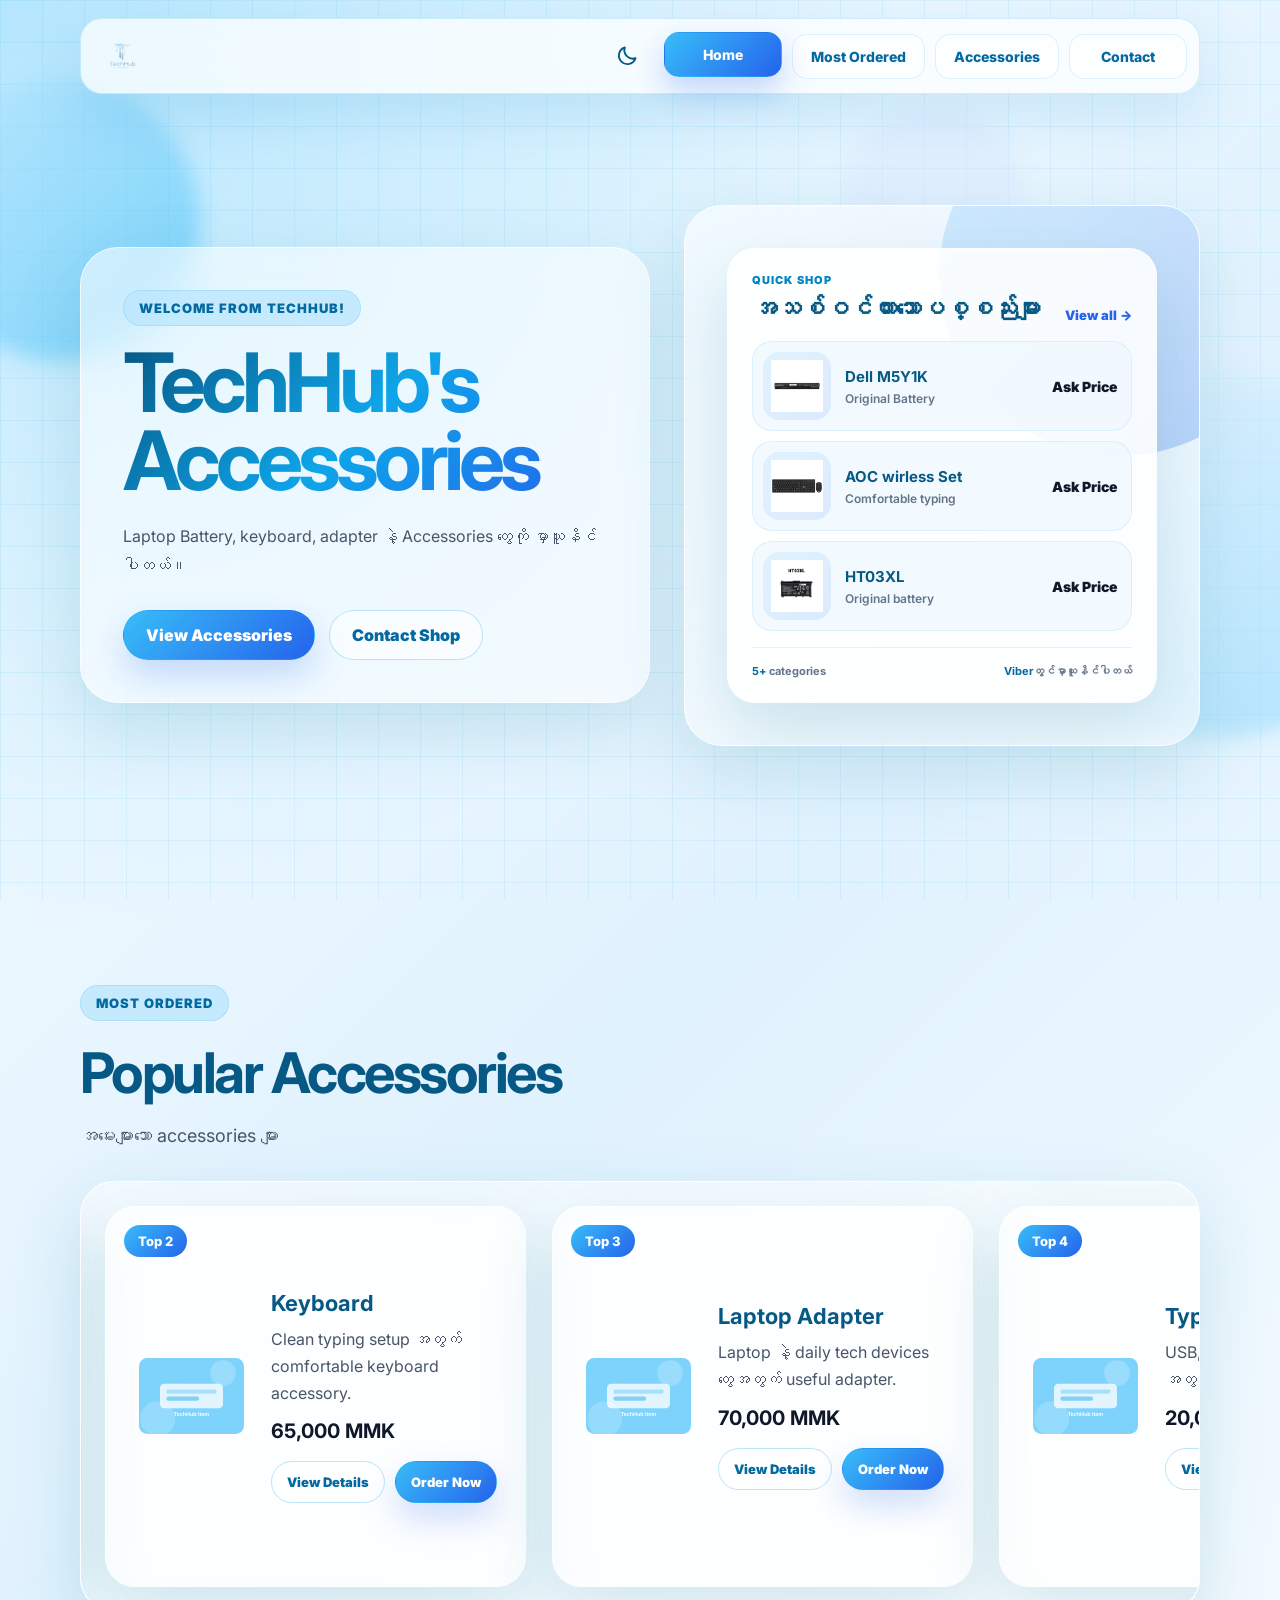
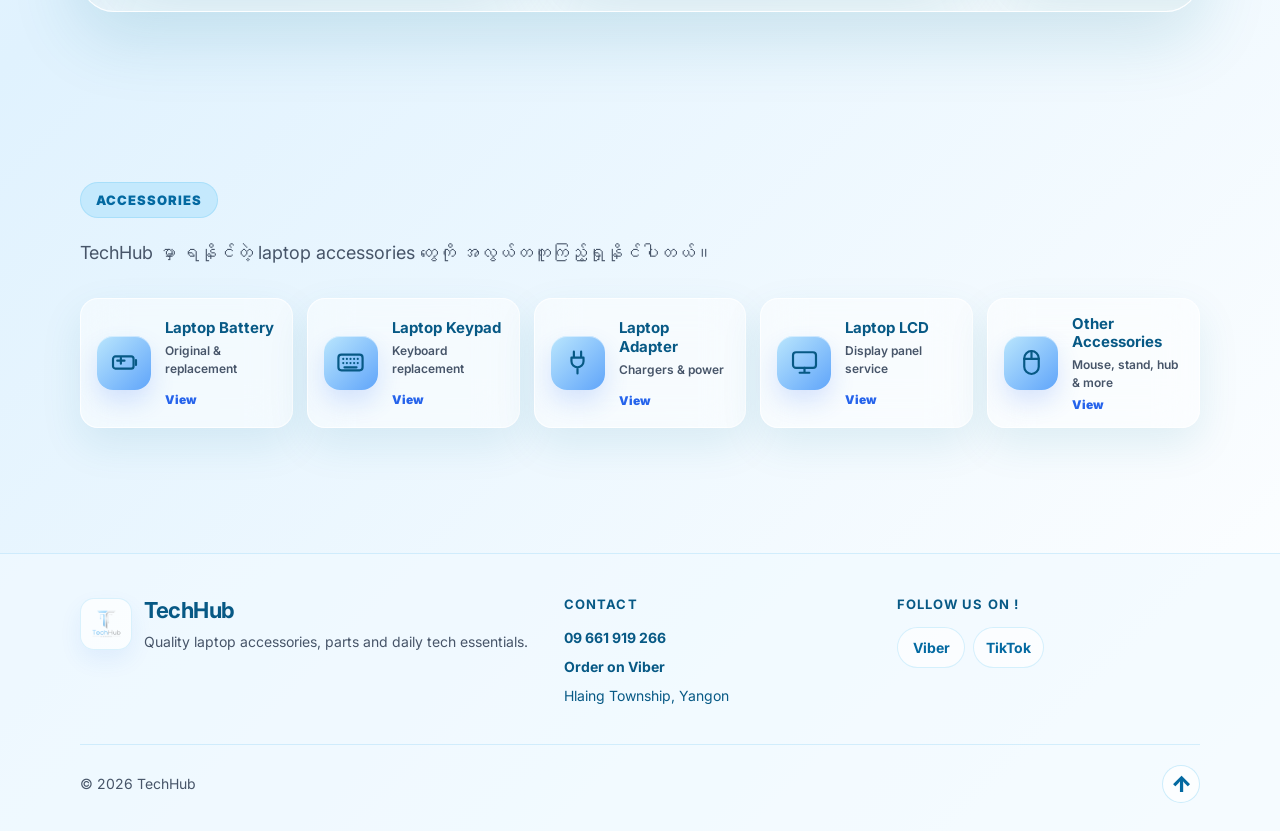
<file: techhub-accessories/index.html>
<!DOCTYPE html>
<html lang="en">
<head>
  <meta charset="UTF-8" />
  <meta name="viewport" content="width=device-width, initial-scale=1.0" />
  <title>TechHub </title>
  <link rel="icon" type="image/png" href="assets/images/logo.png" />

  <link rel="preconnect" href="https://fonts.googleapis.com">
  <link rel="preconnect" href="https://fonts.gstatic.com" crossorigin>
  <link href="https://fonts.googleapis.com/css2?family=Inter:wght@400;500;600;700;800;900&display=swap" rel="stylesheet">

  <script>
    try {
      const savedTheme = localStorage.getItem("techhub-theme");
      const systemTheme = window.matchMedia("(prefers-color-scheme: dark)").matches ? "dark" : "light";
      document.documentElement.dataset.theme = savedTheme || systemTheme;
    } catch (error) {
      document.documentElement.dataset.theme = "light";
    }
  </script>
  <link rel="stylesheet" href="assets/css/style.css" />
</head>


<body>
  <svg class="icon-sprite" aria-hidden="true">
    <symbol id="icon-battery" viewBox="0 0 24 24">
      <rect x="2.5" y="7" width="17" height="10" rx="2"></rect><path d="M21.5 10v4M6 10.5h6M9 8v5"></path>
    </symbol>
    <symbol id="icon-keyboard" viewBox="0 0 24 24">
      <rect x="2" y="5.5" width="20" height="13" rx="2.5"></rect><path d="M6 9h.01M9 9h.01M12 9h.01M15 9h.01M18 9h.01M6 12.5h.01M9 12.5h.01M12 12.5h.01M15 12.5h.01M18 12.5h.01M7 16h10"></path>
    </symbol>
    <symbol id="icon-adapter" viewBox="0 0 24 24">
      <path d="M9 3v5M15 3v5M7 8h10v3a5 5 0 0 1-5 5 5 5 0 0 1-5-5V8ZM12 16v5"></path>
    </symbol>
    <symbol id="icon-lcd" viewBox="0 0 24 24">
      <rect x="2.5" y="3.5" width="19" height="13" rx="2.5"></rect><path d="M8 20.5h8M12 16.5v4"></path>
    </symbol>
    <symbol id="icon-mouse" viewBox="0 0 24 24">
      <rect x="6" y="2.5" width="12" height="19" rx="6"></rect><path d="M12 2.5v6M6 9h12"></path>
    </symbol>
    <symbol id="icon-grid" viewBox="0 0 24 24">
      <rect x="3" y="3" width="7" height="7" rx="1.5"></rect><rect x="14" y="3" width="7" height="7" rx="1.5"></rect><rect x="3" y="14" width="7" height="7" rx="1.5"></rect><rect x="14" y="14" width="7" height="7" rx="1.5"></rect>
    </symbol>
  </svg>
  <div class="bg-orb orb-one"></div>
  <div class="bg-orb orb-two"></div>
  <div class="bg-orb orb-three"></div>

  <header class="site-header">
  <a href="#home" class="brand-link">
    <img src="assets/images/logo.png" alt="TechHub Accessories">
  </a>

  <button class="theme-toggle" id="themeToggle" type="button" aria-label="Switch to dark mode" title="Switch color mode">
    <svg class="theme-icon sun-icon" aria-hidden="true" viewBox="0 0 24 24"><circle cx="12" cy="12" r="4"></circle><path d="M12 2v2M12 20v2M4.93 4.93l1.42 1.42M17.66 17.66l1.41 1.41M2 12h2M20 12h2M4.93 19.07l1.42-1.42M17.66 6.34l1.41-1.41"></path></svg>
    <svg class="theme-icon moon-icon" aria-hidden="true" viewBox="0 0 24 24"><path d="M20.5 14.2A8.5 8.5 0 0 1 9.8 3.5 8.5 8.5 0 1 0 20.5 14.2Z"></path></svg>
  </button>

  <button class="menu-toggle" id="menuToggle" type="button">
    <span></span>
    <span></span>
    <span></span>
  </button>

  <nav class="nav-menu" id="navMenu" aria-label="Main navigation">
    <a href="#home" class="nav-link active">Home</a>
    <a href="#most-ordered" class="nav-link">Most Ordered</a>
    <a href="accessories.html" class="nav-link">Accessories</a>
    <a href="#contact" class="nav-link">Contact</a>
  </nav>
</header>



  <main id="home">
    <section class="hero section-container">
      <div class="hero-content glass-card">
        <span class="eyebrow">Welcome from TechHub! </span>
        <h1>TechHub's Accessories</h1>
        <p>
          Laptop Battery, keyboard, adapter နဲ့ Accessories တွေကို
          မှာယူနိင်ပါတယ်။
        </p>

        <div class="hero-actions">
          <a href="accessories.html" class="btn primary-btn">View Accessories</a>
          <a href="#contact" class="btn outline-btn">Contact Shop</a>
        </div>
      </div>

      <div class="hero-visual glass-card">
        <div class="menu-preview">
          <div class="menu-preview-head">
            <div>
              <span>Quick shop</span>
              <h2>အသစ်ဝင်ထားသောပစ္စည်းများ </h2>
            </div>
            <a href="accessories.html" aria-label="View all accessories">View all <span aria-hidden="true">→</span></a>
          </div>

          <div class="preview-products">
            <a class="preview-product" href="product.html?item=dell-m5y1k">
              <span class="preview-image"><img src="assets/images/m5y1k.quick.png" alt=""></span>
              <span class="preview-copy"><strong>Dell M5Y1K</strong><small>Original Battery</small></span>
              <span class="preview-price">Ask Price</span>
            </a>

            <a class="preview-product" href="product.html?item=external-keyboard">
              <span class="preview-image"><img src="assets/images/AOC keyboard.png" alt=""></span>
              <span class="preview-copy"><strong>AOC wirless Set</strong><small>Comfortable typing</small></span>
              <span class="preview-price">Ask Price</span>
            </a>

            <a class="preview-product" href="product.html?item=laptop-adapter">
              <span class="preview-image"><img src="assets/images/ht03xl.quick.png" alt=""></span>
              <span class="preview-copy"><strong>HT03XL</strong><small>Original battery</small></span>
              <span class="preview-price">Ask Price</span>
            </a>
          </div>

          <div class="menu-preview-foot">
            <span><b>5+</b> categories</span>
            <span><b>Viber</b>တွင်မှာယူနိင်ပါတယ်</span>
          </div>
        </div>
      </div>
    </section>

    <section id="most-ordered" class="section-container most-section">
  <div class="section-heading">
    <span class="eyebrow">Most Ordered</span>
    <h2>Popular Accessories</h2>
    <p>အမေးများသော accessories များ</p>
  </div>

  <div class="most-slider-wrap glass-card">
    <div class="most-slider" id="mostSlider">

      <article class="product-card glass-card">
        <span class="badge">Top 1</span>

        <div class="card-content">
          <div class="card-image">
            <img src="assets/images/m5y1k.most.png" alt="Dell M5Y1K">
          </div>

          <div class="card-info">
            <h3>Dell M5Y1K</h3>
            <p>The M5Y1K is a lithium-ion laptop battery designed for Dell Inspiron 14, 15, and 17 series laptops, offering 14.8V, 33–40Wh capacity, with 4 cells and up to 1000 charge cycles.</p>
            <strong>Ask Price </strong>

            <div class="card-actions">
              <a href="accessories.html" class="btn outline-btn">View Details</a>
              <a href="viber://chat?number=%2B959661919266" class="btn primary-btn">Order Now</a>
            </div>
          </div>
        </div>
      </article>

      <article class="product-card glass-card">
        <span class="badge">Top 2</span>

        <div class="card-content">
          <div class="card-image">
            <img src="assets/images/keyboard.svg" alt="Keyboard">
          </div>

          <div class="card-info">
            <h3>Keyboard</h3>
            <p>Clean typing setup အတွက် comfortable keyboard accessory.</p>
            <strong>65,000 MMK</strong>

            <div class="card-actions">
              <a href="accessories.html" class="btn outline-btn">View Details</a>
              <a href="viber://chat?number=%2B959661919266" class="btn primary-btn">Order Now</a>
            </div>
          </div>
        </div>
      </article>

      <article class="product-card glass-card">
        <span class="badge">Top 3</span>

        <div class="card-content">
          <div class="card-image">
            <img src="assets/images/adapter.svg" alt="Laptop Adapter">
          </div>

          <div class="card-info">
            <h3>Laptop Adapter</h3>
            <p>Laptop နဲ့ daily tech devices တွေအတွက် useful adapter.</p>
            <strong>70,000 MMK</strong>

            <div class="card-actions">
              <a href="accessories.html" class="btn outline-btn">View Details</a>
              <a href="viber://chat?number=%2B959661919266" class="btn primary-btn">Order Now</a>
            </div>
          </div>
        </div>
      </article>

      <article class="product-card glass-card">
        <span class="badge">Top 4</span>

        <div class="card-content">
          <div class="card-image">
            <img src="assets/images/adapter.svg" alt="Type-C Hub">
          </div>

          <div class="card-info">
            <h3>Type-C Hub</h3>
            <p>USB, HDMI, charging port တွေအတွက် compact Type-C hub.</p>
            <strong>20,000 MMK</strong>

            <div class="card-actions">
              <a href="accessories.html" class="btn outline-btn">View Details</a>
              <a href="viber://chat?number=%2B959661919266" class="btn primary-btn">Order Now</a>
            </div>
          </div>
        </div>
      </article>

      <article class="product-card glass-card">
        <span class="badge">Top 5</span>

        <div class="card-content">
          <div class="card-image">
            <img src="assets/images/keyboard.svg" alt="Laptop Stand">
          </div>

          <div class="card-info">
            <h3>Laptop Stand</h3>
            <p>Desk setup သပ်သပ်ရပ်ရပ်ဖြစ်စေမယ့် adjustable laptop stand.</p>
            <strong>18,000 MMK</strong>

            <div class="card-actions">
              <a href="accessories.html" class="btn outline-btn">View Details</a>
              <a href="viber://chat?number=%2B959661919266" class="btn primary-btn">Order Now</a>
            </div>
          </div>
        </div>
      </article>

    </div>
  </div>
</section>


    <section id="accessories" class="section-container accessories-section">
      <div class="section-heading">
        <span class="eyebrow">Accessories</span>
        <p>TechHub မှာ ရနိုင်တဲ့ laptop accessories တွေကို
  အလွယ်တကူကြည့်ရှုနိုင်ပါတယ်။</p>
      </div>

      <div class="category-grid">
  <article class="category-card glass-card">
    <div class="category-icon"><svg aria-hidden="true"><use href="#icon-battery"></use></svg></div>
    <div class="category-copy">
      <h3>Laptop Battery</h3>
      <p>Original & replacement</p>
    </div>
    <a href="accessories.html#battery" class="category-link">View</a>
  </article>

  <article class="category-card glass-card">
    <div class="category-icon"><svg aria-hidden="true"><use href="#icon-keyboard"></use></svg></div>
    <div class="category-copy">
      <h3>Laptop Keypad</h3>
      <p>Keyboard replacement</p>
    </div>
    <a href="accessories.html#keypad" class="category-link">View</a>
  </article>

  <article class="category-card glass-card">
    <div class="category-icon"><svg aria-hidden="true"><use href="#icon-adapter"></use></svg></div>
    <div class="category-copy">
      <h3>Laptop Adapter</h3>
      <p>Chargers & power</p>
    </div>
    <a href="accessories.html#adapter" class="category-link">View</a>
  </article>

  <article class="category-card glass-card">
    <div class="category-icon"><svg aria-hidden="true"><use href="#icon-lcd"></use></svg></div>
    <div class="category-copy">
      <h3>Laptop LCD</h3>
      <p>Display panel service</p>
    </div>
    <a href="accessories.html#lcd" class="category-link">View</a>
  </article>

  <article class="category-card glass-card">
    <div class="category-icon"><svg aria-hidden="true"><use href="#icon-mouse"></use></svg></div>
    <div class="category-copy">
      <h3>Other Accessories</h3>
      <p>Mouse, stand, hub & more</p>
    </div>
    <a href="accessories.html#others" class="category-link">View</a>
  </article>
</div>
    </section>

  </main>

  <footer id="contact" class="footer">
    <div class="footer-inner section-container">
      <div class="footer-brand footer-block">
        <div class="footer-logo">
          <img src="assets/images/logo.png" alt="TechHub Accessories">
        </div>
        <div>
          <h2>TechHub </h2>
          <p>Quality laptop accessories, parts and daily tech essentials.</p>
        </div>
      </div>

      <div class="footer-column footer-block">
        <h3>Contact</h3>
        <a href="tel:09661919266">09 661 919 266</a>
        <a href="viber://chat?number=%2B959661919266">Order on Viber</a>
        <p>Hlaing Township, Yangon</p>
      </div>

      <div class="footer-column footer-block">
        <h3>Follow us on !</h3>
        <div class="social-links">
          <a href="viber://chat?number=%2B959661919266" aria-label="Chat with TechHub Accessories on Viber">Viber</a>
          <a href="https://www.tiktok.com/@techhubaccess" target="_blank" rel="noopener" aria-label="Open TechHub Accessories TikTok">TikTok</a>
        </div>
      </div>

      <div class="footer-bottom">
        <p>© 2026 TechHub</p>
        <a href="#home" class="back-top" aria-label="Back to top">↑</a>
      </div>
    </div>
  </footer>

  <script src="assets/js/script.js"></script>
</body>
</html>
</file>
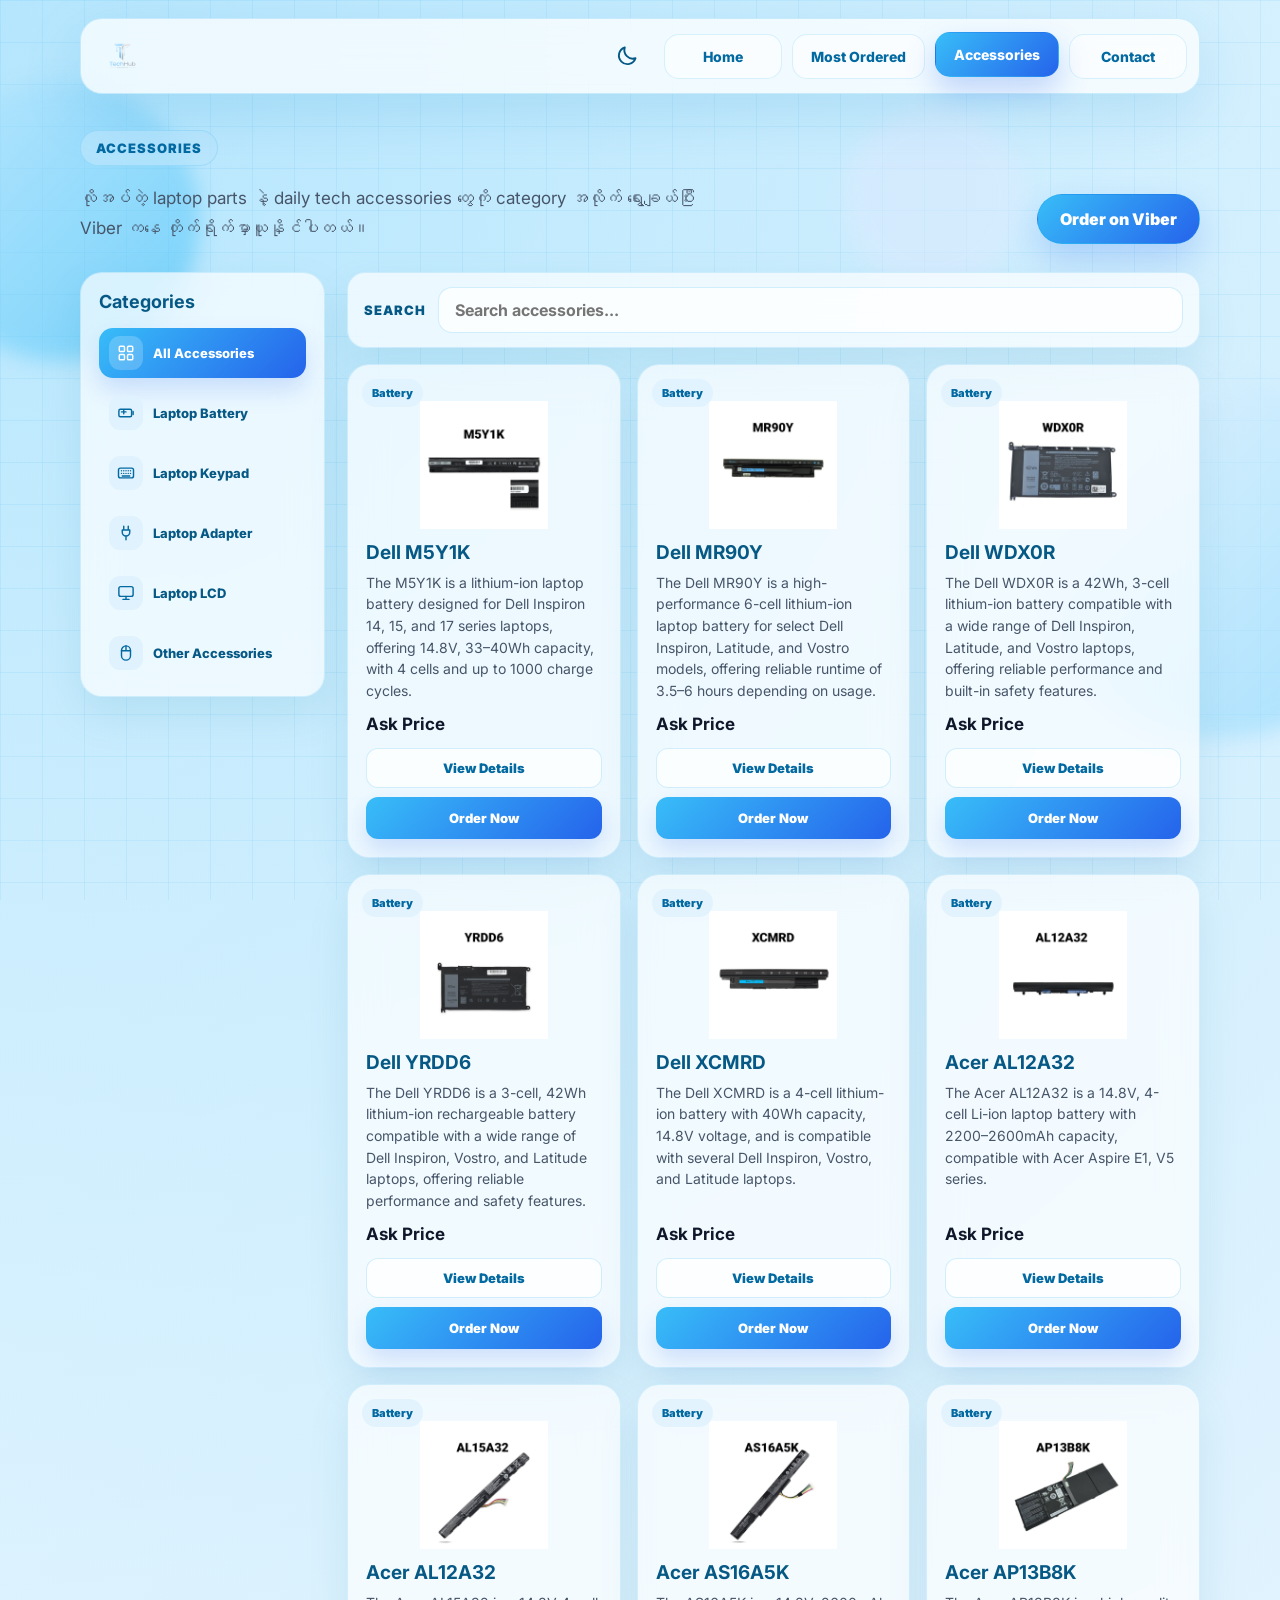
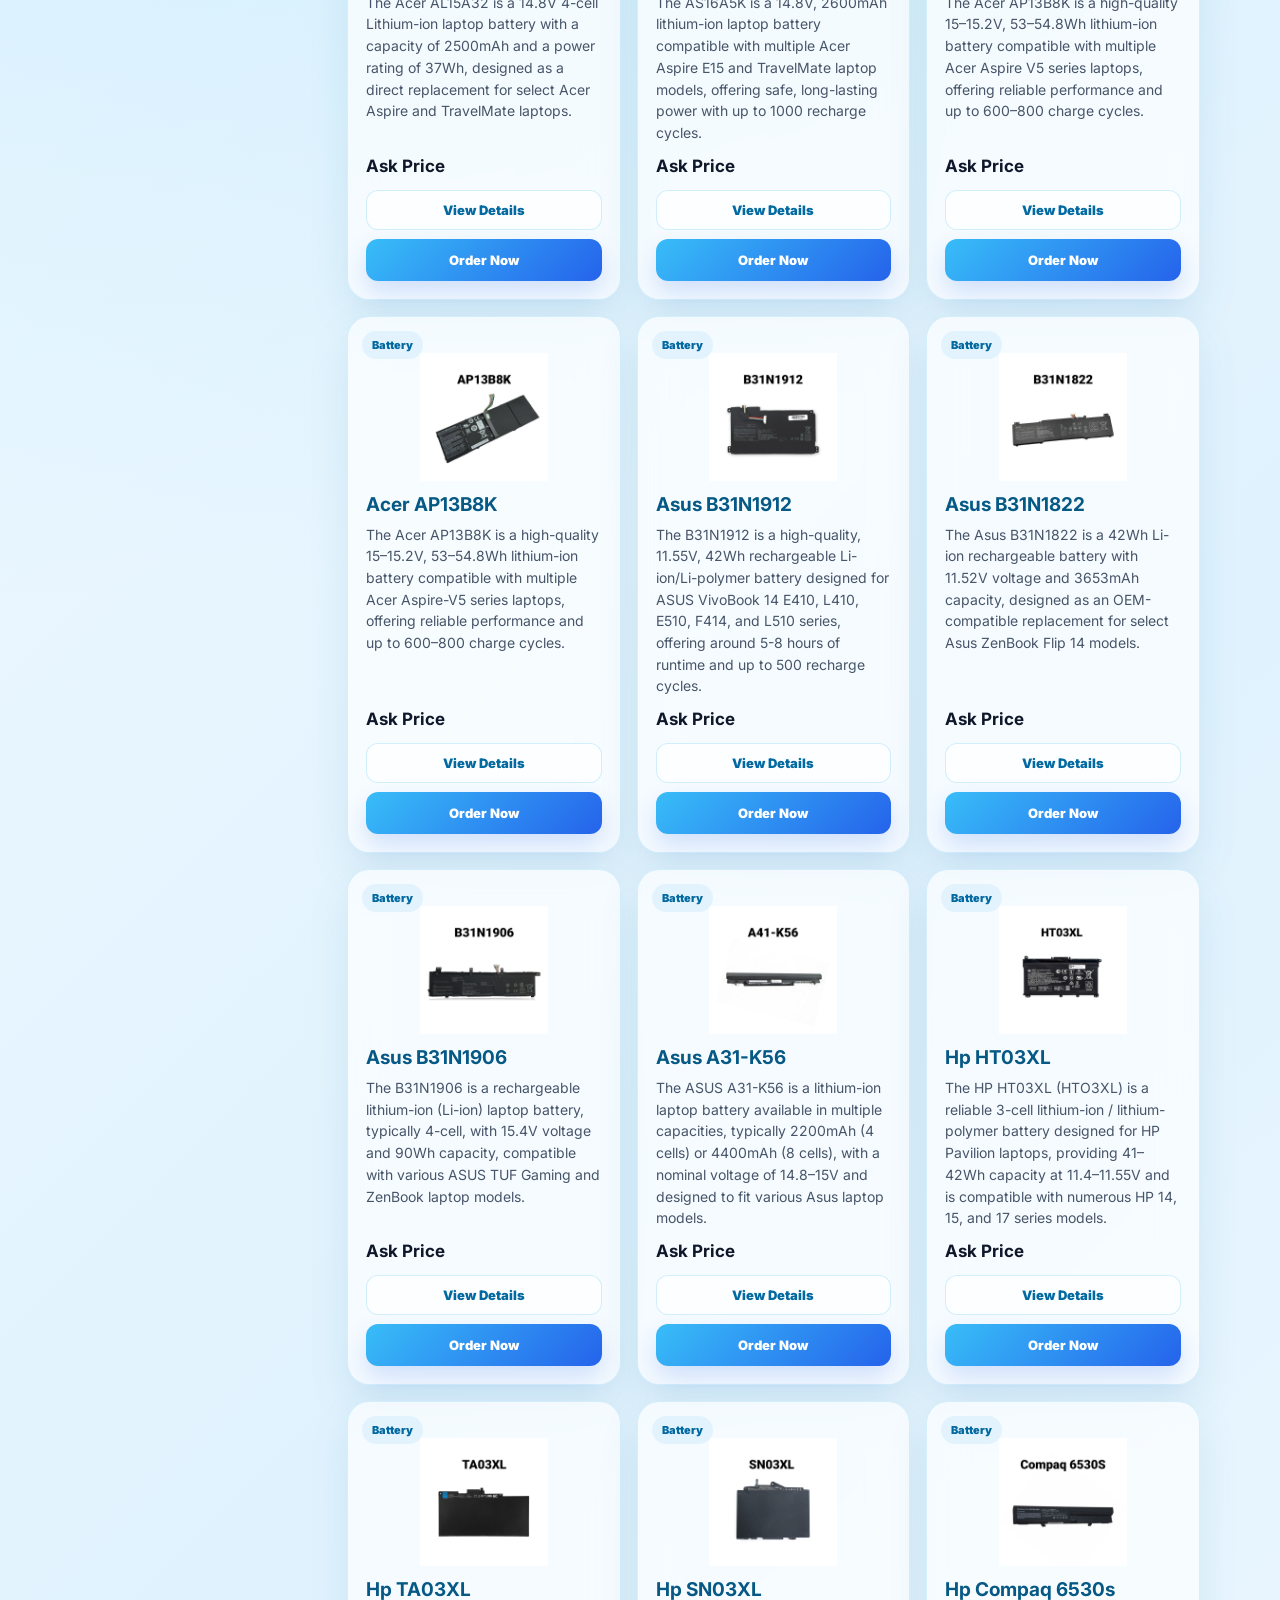
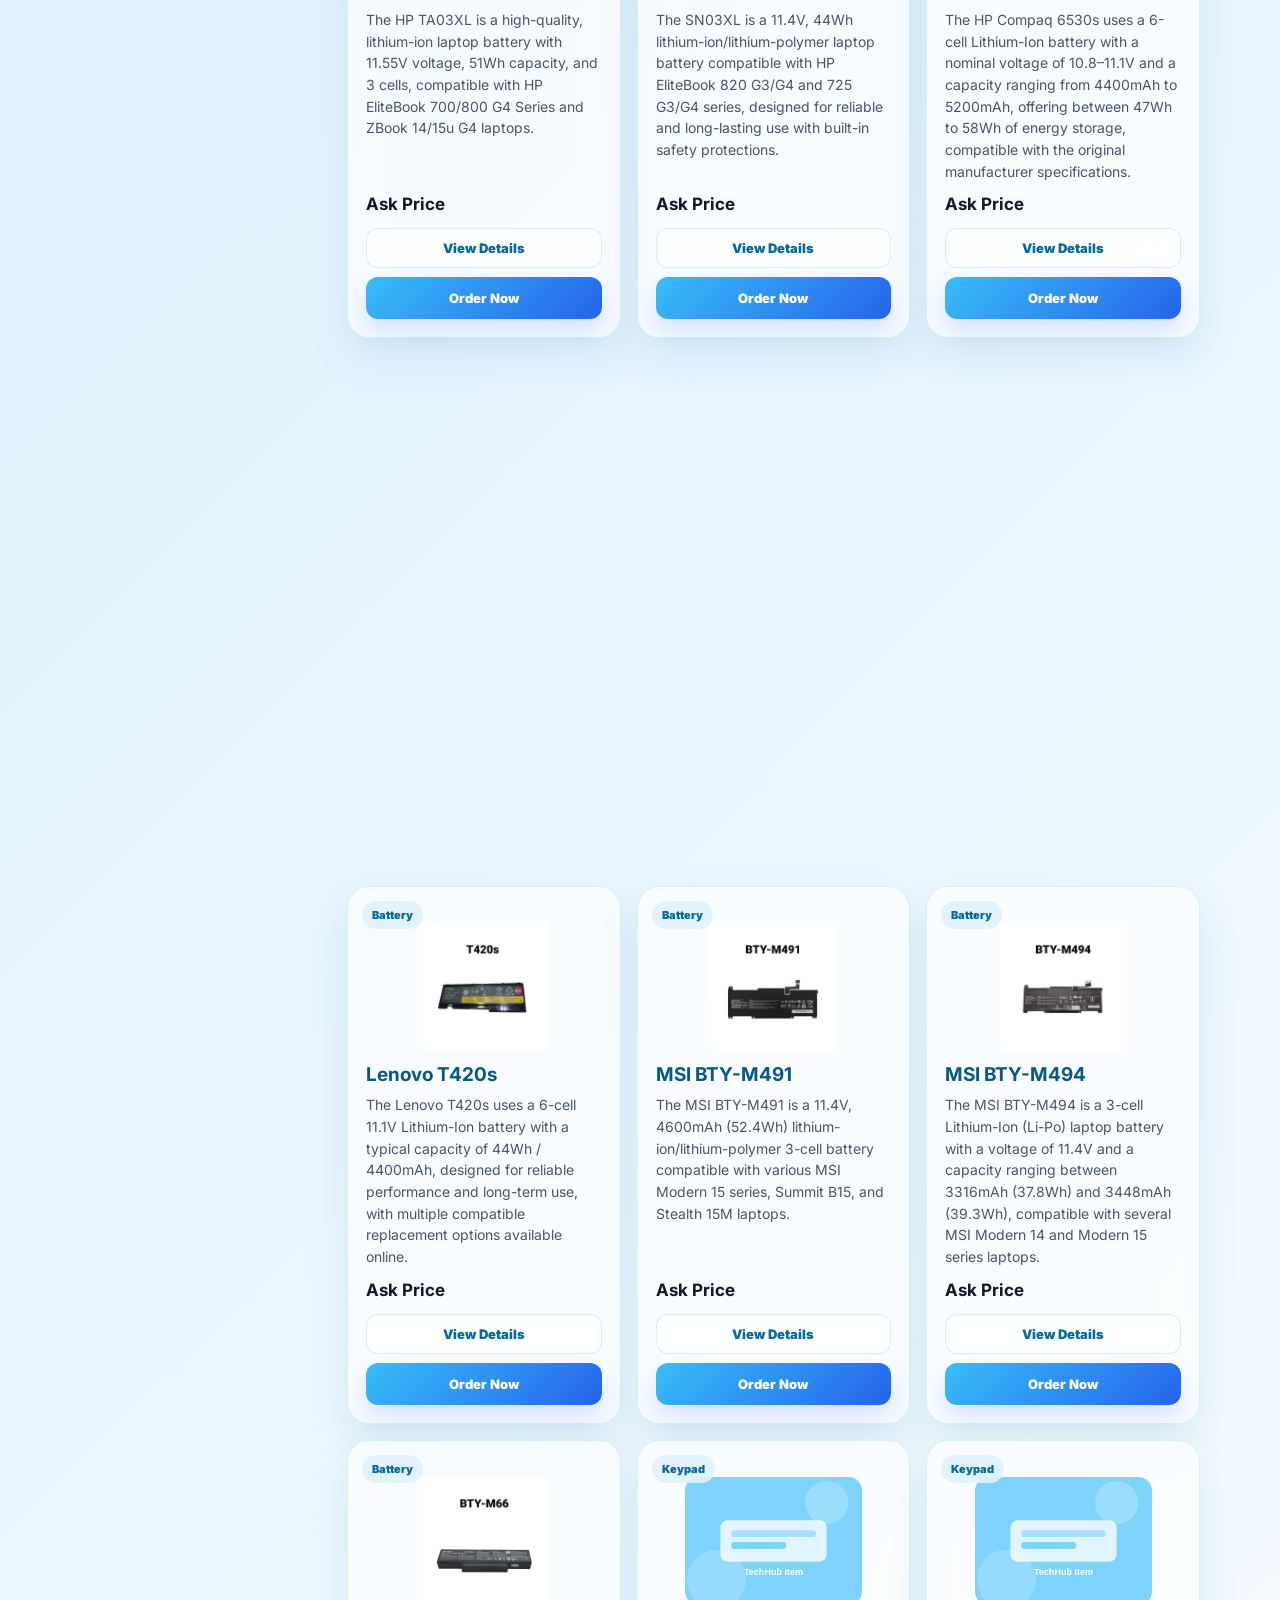
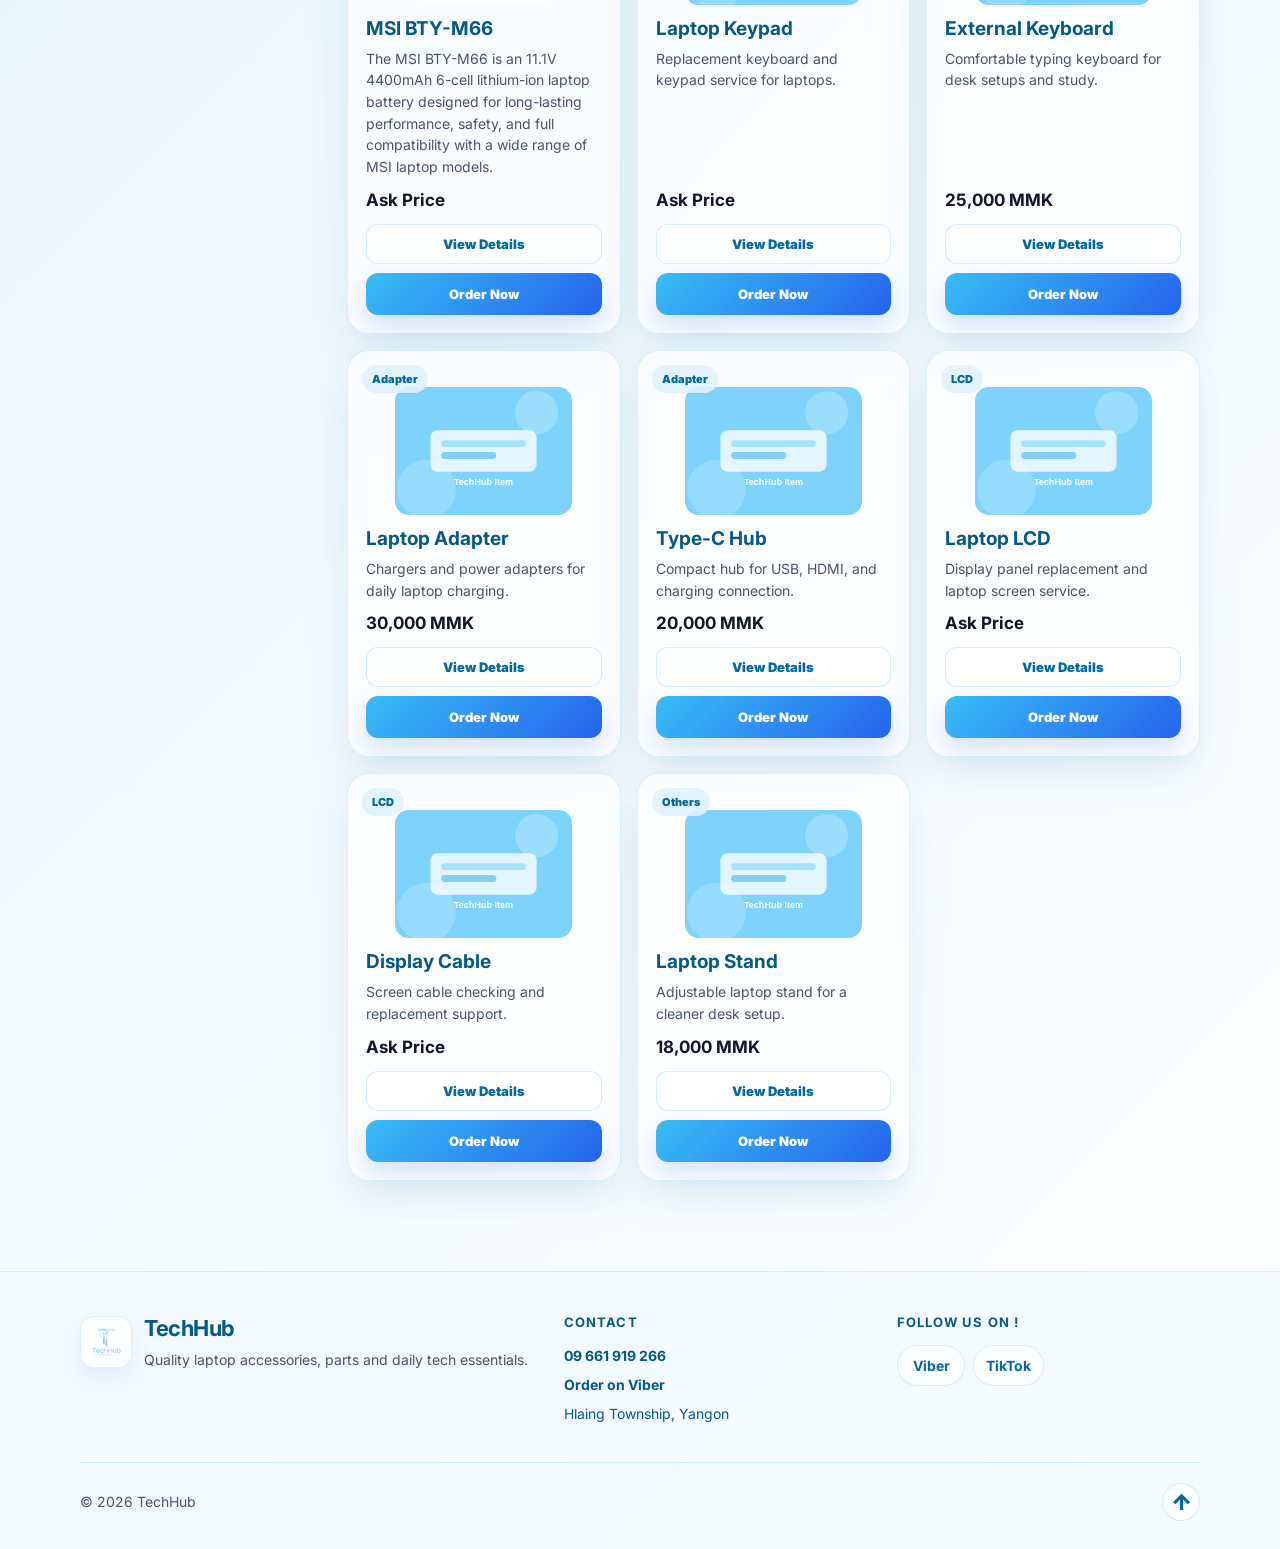
<file: techhub-accessories/accessories.html>
<!DOCTYPE html>
<html lang="en">
<head>
  <meta charset="UTF-8" />
  <meta name="viewport" content="width=device-width, initial-scale=1.0" />
  <title>Accessories | TechHub Accessories</title>
  <link rel="icon" type="image/png" href="assets/images/logo.png" />

  <link rel="preconnect" href="https://fonts.googleapis.com">
  <link rel="preconnect" href="https://fonts.gstatic.com" crossorigin>
  <link href="https://fonts.googleapis.com/css2?family=Inter:wght@400;500;600;700;800;900&display=swap" rel="stylesheet">

  <script>
    try {
      const savedTheme = localStorage.getItem("techhub-theme");
      const systemTheme = window.matchMedia("(prefers-color-scheme: dark)").matches ? "dark" : "light";
      document.documentElement.dataset.theme = savedTheme || systemTheme;
    } catch (error) {
      document.documentElement.dataset.theme = "light";
    }
  </script>
  <link rel="stylesheet" href="assets/css/style.css" />
</head>

<body data-page="accessories">
  <svg class="icon-sprite" aria-hidden="true">
    <symbol id="icon-battery" viewBox="0 0 24 24">
      <rect x="2.5" y="7" width="17" height="10" rx="2"></rect><path d="M21.5 10v4M6 10.5h6M9 8v5"></path>
    </symbol>
    <symbol id="icon-keyboard" viewBox="0 0 24 24">
      <rect x="2" y="5.5" width="20" height="13" rx="2.5"></rect><path d="M6 9h.01M9 9h.01M12 9h.01M15 9h.01M18 9h.01M6 12.5h.01M9 12.5h.01M12 12.5h.01M15 12.5h.01M18 12.5h.01M7 16h10"></path>
    </symbol>
    <symbol id="icon-adapter" viewBox="0 0 24 24">
      <path d="M9 3v5M15 3v5M7 8h10v3a5 5 0 0 1-5 5 5 5 0 0 1-5-5V8ZM12 16v5"></path>
    </symbol>
    <symbol id="icon-lcd" viewBox="0 0 24 24">
      <rect x="2.5" y="3.5" width="19" height="13" rx="2.5"></rect><path d="M8 20.5h8M12 16.5v4"></path>
    </symbol>
    <symbol id="icon-mouse" viewBox="0 0 24 24">
      <rect x="6" y="2.5" width="12" height="19" rx="6"></rect><path d="M12 2.5v6M6 9h12"></path>
    </symbol>
    <symbol id="icon-grid" viewBox="0 0 24 24">
      <rect x="3" y="3" width="7" height="7" rx="1.5"></rect><rect x="14" y="3" width="7" height="7" rx="1.5"></rect><rect x="3" y="14" width="7" height="7" rx="1.5"></rect><rect x="14" y="14" width="7" height="7" rx="1.5"></rect>
    </symbol>
  </svg>
  <div class="bg-orb orb-one"></div>
  <div class="bg-orb orb-two"></div>
  <div class="bg-orb orb-three"></div>

  <header class="site-header">
    <a href="index.html#home" class="brand-link">
      <img src="assets/images/logo.png" alt="TechHub Accessories">
    </a>

    <button class="theme-toggle" id="themeToggle" type="button" aria-label="Switch to dark mode" title="Switch color mode">
      <svg class="theme-icon sun-icon" aria-hidden="true" viewBox="0 0 24 24"><circle cx="12" cy="12" r="4"></circle><path d="M12 2v2M12 20v2M4.93 4.93l1.42 1.42M17.66 17.66l1.41 1.41M2 12h2M20 12h2M4.93 19.07l1.42-1.42M17.66 6.34l1.41-1.41"></path></svg>
      <svg class="theme-icon moon-icon" aria-hidden="true" viewBox="0 0 24 24"><path d="M20.5 14.2A8.5 8.5 0 0 1 9.8 3.5 8.5 8.5 0 1 0 20.5 14.2Z"></path></svg>
    </button>

    <button class="menu-toggle" id="menuToggle" type="button">
      <span></span>
      <span></span>
      <span></span>
    </button>

    <nav class="nav-menu" id="navMenu" aria-label="Main navigation">
      <a href="index.html#home" class="nav-link">Home</a>
      <a href="index.html#most-ordered" class="nav-link">Most Ordered</a>
      <a href="accessories.html" class="nav-link active">Accessories</a>
      <a href="#contact" class="nav-link">Contact</a>
    </nav>
  </header>

  <main class="catalog-page">
    <section class="section-container catalog-hero">
      <div>
        <span class="eyebrow">Accessories</span>
        <p>လိုအပ်တဲ့ laptop parts နဲ့ daily tech accessories တွေကို category အလိုက် ရွေးချယ်ပြီး Viber ကနေ တိုက်ရိုက်မှာယူနိုင်ပါတယ်။</p>
      </div>
      <a href="viber://chat?number=%2B959661919266" class="btn primary-btn">Order on Viber</a>
    </section>

    <section class="section-container catalog-layout">
      <aside class="catalog-sidebar">
        <h2>Categories</h2>
        <button type="button" class="sidebar-link active" data-category="all"><span><svg aria-hidden="true"><use href="#icon-grid"></use></svg></span>All Accessories</button>
        <button type="button" class="sidebar-link" data-category="battery"><span><svg aria-hidden="true"><use href="#icon-battery"></use></svg></span>Laptop Battery</button>
        <button type="button" class="sidebar-link" data-category="keypad"><span><svg aria-hidden="true"><use href="#icon-keyboard"></use></svg></span>Laptop Keypad</button>
        <button type="button" class="sidebar-link" data-category="adapter"><span><svg aria-hidden="true"><use href="#icon-adapter"></use></svg></span>Laptop Adapter</button>
        <button type="button" class="sidebar-link" data-category="lcd"><span><svg aria-hidden="true"><use href="#icon-lcd"></use></svg></span>Laptop LCD</button>
        <button type="button" class="sidebar-link" data-category="others"><span><svg aria-hidden="true"><use href="#icon-mouse"></use></svg></span>Other Accessories</button>
      </aside>

      <div class="catalog-content">
        <div class="catalog-toolbar">
          <label class="catalog-search">
            <span>Search</span>
            <input type="search" id="catalogSearch" placeholder="Search accessories..." autocomplete="off">
          </label>
        </div>

        <div class="catalog-grid">
          <article id="battery" class="catalog-card" data-category="battery">
            <span class="catalog-badge">Battery</span>
            <img src="assets/images/battery/m5y1k.png" alt="Dell M5Y1K">
            <h3>Dell M5Y1K</h3>
            <p>The M5Y1K is a lithium-ion laptop battery designed for Dell Inspiron 14, 15, and 17 series laptops, offering 14.8V, 33–40Wh capacity, with 4 cells and up to 1000 charge cycles.</p>
            <strong>Ask Price </strong>
            <div class="catalog-actions">
              <a href="product.html?item=dell-m5y1k" class="details-link">View Details</a>
              <a href="viber://chat?number=%2B959661919266" class="order-link">Order Now</a>
            </div>
          </article>

          <article id="battery" class="catalog-card" data-category="battery">
            <span class="catalog-badge">Battery</span>
            <img src="assets/images/battery/mr90y.png" alt="Dell MR90Y">
            <h3>Dell MR90Y</h3>
            <p>The Dell MR90Y is a high-performance 6-cell lithium-ion laptop battery for select Dell Inspiron, Latitude, and Vostro models, offering reliable runtime of 3.5–6 hours depending on usage.</p>
            <strong>Ask Price</strong>
            <div class="catalog-actions">
              <a href="product.html?item=dell-mr90y" class="details-link">View Details</a>
              <a href="viber://chat?number=%2B959661919266" class="order-link">Order Now</a>
            </div>
          </article>


          <article id="battery" class="catalog-card" data-category="battery">
            <span class="catalog-badge">Battery</span>
            <img src="assets/images/battery/wdx0r.png" alt="Dell WDX0R">
            <h3>Dell WDX0R</h3>
            <p>The Dell WDX0R is a 42Wh, 3-cell lithium-ion battery compatible with a wide range of Dell Inspiron, Latitude, and Vostro laptops, offering reliable performance and built-in safety features.</p>
            <strong>Ask Price</strong>
            <div class="catalog-actions">
              <a href="product.html?item=dell-wdx0r" class="details-link">View Details</a>
              <a href="viber://chat?number=%2B959661919266" class="order-link">Order Now</a>
            </div>
          </article>

          <article id="battery" class="catalog-card" data-category="battery">
            <span class="catalog-badge">Battery</span>
            <img src="assets/images/battery/yrdd6.png" alt="Dell YRDD6">
            <h3>Dell YRDD6</h3>
            <p>The Dell YRDD6 is a 3-cell, 42Wh lithium-ion rechargeable battery compatible with a wide range of Dell Inspiron, Vostro, and Latitude laptops, offering reliable performance and safety features.</p>
            <strong>Ask Price</strong>
            <div class="catalog-actions">
              <a href="product.html?item=dell-yrdd6" class="details-link">View Details</a>
              <a href="viber://chat?number=%2B959661919266" class="order-link">Order Now</a>
            </div>
          </article>

          <article id="battery" class="catalog-card" data-category="battery">
            <span class="catalog-badge">Battery</span>
            <img src="assets/images/battery/xcmrd.png" alt="Dell XCMRD">
            <h3>Dell XCMRD</h3>
            <p>The Dell XCMRD is a 4-cell lithium-ion battery with 40Wh capacity, 14.8V voltage, and is compatible with several Dell Inspiron, Vostro, and Latitude laptops.</p>
            <strong>Ask Price</strong>
            <div class="catalog-actions">
              <a href="product.html?item=dell-xcmrd" class="details-link">View Details</a>
              <a href="viber://chat?number=%2B959661919266" class="order-link">Order Now</a>
            </div>
          </article>

          <article id="battery" class="catalog-card" data-category="battery">
            <span class="catalog-badge">Battery</span>
            <img src="assets/images/battery/al12a32.png" alt="Acer AL12A32">
            <h3>Acer AL12A32</h3>
            <p>The Acer AL12A32 is a 14.8V, 4-cell Li-ion laptop battery with 2200–2600mAh capacity, compatible with Acer Aspire E1, V5 series.</p>
            <strong>Ask Price</strong>
            <div class="catalog-actions">
              <a href="product.html?item=acer-al12a32" class="details-link">View Details</a>
              <a href="viber://chat?number=%2B959661919266" class="order-link">Order Now</a>
            </div>
          </article>

          <article id="battery" class="catalog-card" data-category="battery">
            <span class="catalog-badge">Battery</span>
            <img src="assets/images/battery/al15a32.png" alt="Acer AL15A32">
            <h3>Acer AL12A32</h3>
            <p>The Acer AL15A32 is a 14.8V 4-cell Lithium-ion laptop battery with a capacity of 2500mAh and a power rating of 37Wh, designed as a direct replacement for select Acer Aspire and TravelMate laptops.</p>
            <strong>Ask Price</strong>
            <div class="catalog-actions">
              <a href="product.html?item=acer-al15a32" class="details-link">View Details</a>
              <a href="viber://chat?number=%2B959661919266" class="order-link">Order Now</a>
            </div>
          </article>

          <article id="battery" class="catalog-card" data-category="battery">
            <span class="catalog-badge">Battery</span>
            <img src="assets/images/battery/as16a5k.jpg" alt="Acer AS16A5K">
            <h3>Acer AS16A5K</h3>
            <p>The AS16A5K is a 14.8V, 2600mAh lithium-ion laptop battery compatible with multiple Acer Aspire E15 and TravelMate laptop models, offering safe, long-lasting power with up to 1000 recharge cycles.</p>
            <strong>Ask Price</strong>
            <div class="catalog-actions">
              <a href="product.html?item=acer-as16a5k" class="details-link">View Details</a>
              <a href="viber://chat?number=%2B959661919266" class="order-link">Order Now</a>
            </div>
          </article>

<article id="battery" class="catalog-card" data-category="battery">
            <span class="catalog-badge">Battery</span>
            <img src="assets/images/battery/ap13b8k.jpg" alt="Acer AP13B8K">
            <h3>Acer AP13B8K</h3>
            <p>The Acer AP13B8K is a high-quality 15–15.2V, 53–54.8Wh lithium-ion battery compatible with multiple Acer Aspire V5 series laptops, offering reliable performance and up to 600–800 charge cycles.</p>
            <strong>Ask Price</strong>
            <div class="catalog-actions">
              <a href="product.html?item=acer-ap13b8k" class="details-link">View Details</a>
              <a href="viber://chat?number=%2B959661919266" class="order-link">Order Now</a>
            </div>
          </article>

          <article id="battery" class="catalog-card" data-category="battery">
            <span class="catalog-badge">Battery</span>
            <img src="assets/images/battery/ap13b8k.jpg" alt="Acer AP13B8K">
            <h3>Acer AP13B8K</h3>
            <p>The Acer AP13B8K is a high-quality 15–15.2V, 53–54.8Wh lithium-ion battery compatible with multiple Acer Aspire-V5 series laptops, offering reliable performance and up to 600–800 charge cycles.</p>
            <strong>Ask Price</strong>
            <div class="catalog-actions">
              <a href="product.html?item=acer-ap13b8k" class="details-link">View Details</a>
              <a href="viber://chat?number=%2B959661919266" class="order-link">Order Now</a>
            </div>
          </article>

             <article id="battery" class="catalog-card" data-category="battery">
            <span class="catalog-badge">Battery</span>
            <img src="assets/images/battery/b31n1912.jpg" alt="Asus B31N1912">
            <h3>Asus B31N1912</h3>
            <p>The B31N1912 is a high-quality, 11.55V, 42Wh rechargeable Li-ion/Li-polymer battery designed for ASUS VivoBook 14 E410, L410, E510, F414, and L510 series, offering around 5-8 hours of runtime and up to 500 recharge cycles.</p>
            <strong>Ask Price</strong>
            <div class="catalog-actions">
              <a href="product.html?item=asus-b31n1912" class="details-link">View Details</a>
              <a href="viber://chat?number=%2B959661919266" class="order-link">Order Now</a>
            </div>
          </article>

               <article id="battery" class="catalog-card" data-category="battery">
            <span class="catalog-badge">Battery</span>
            <img src="assets/images/battery/b31n1822.jpg" alt="Asus B31N1912">
            <h3>Asus B31N1822</h3>
            <p>The Asus B31N1822 is a 42Wh Li-ion rechargeable battery with 11.52V voltage and 3653mAh capacity, designed as an OEM-compatible replacement for select Asus ZenBook Flip 14 models.</p>
            <strong>Ask Price</strong>
            <div class="catalog-actions">
              <a href="product.html?item=asus-b31n1822" class="details-link">View Details</a>
              <a href="viber://chat?number=%2B959661919266" class="order-link">Order Now</a>
            </div>
          </article>

                    <article id="battery" class="catalog-card" data-category="battery">
            <span class="catalog-badge">Battery</span>
            <img src="assets/images/battery/b31n1906.jpg" alt="Asus B31N1912">
            <h3>Asus B31N1906</h3>
            <p>The B31N1906 is a rechargeable lithium-ion (Li-ion) laptop battery, typically 4-cell, with 15.4V voltage and 90Wh capacity, compatible with various ASUS TUF Gaming and ZenBook laptop models.</p>
            <strong>Ask Price</strong>
            <div class="catalog-actions">
              <a href="product.html?item=asus-b31n1906" class="details-link">View Details</a>
              <a href="viber://chat?number=%2B959661919266" class="order-link">Order Now</a>
            </div>
          </article>

                     <article id="battery" class="catalog-card" data-category="battery">
            <span class="catalog-badge">Battery</span>
            <img src="assets/images/battery/a41-k56.jpg" alt="Asus A31-K56">
            <h3>Asus A31-K56</h3>
            <p>The ASUS A31-K56 is a lithium-ion laptop battery available in multiple capacities, typically 2200mAh (4 cells) or 4400mAh (8 cells), with a nominal voltage of 14.8–15V and designed to fit various Asus laptop models.</p>
            <strong>Ask Price</strong>
            <div class="catalog-actions">
              <a href="product.html?item=asus-a31-k56" class="details-link">View Details</a>
              <a href="viber://chat?number=%2B959661919266" class="order-link">Order Now</a>
            </div>
          </article>

          <article id="battery" class="catalog-card" data-category="battery">
            <span class="catalog-badge">Battery</span>
            <img src="assets/images/battery/ht03xl.jpg" alt="Hp HT03XL">
            <h3>Hp HT03XL</h3>
            <p>The HP HT03XL (HTO3XL) is a reliable 3-cell lithium-ion / lithium-polymer battery designed for HP Pavilion laptops, providing 41–42Wh capacity at 11.4–11.55V and is compatible with numerous HP 14, 15, and 17 series models.</p>
            <strong>Ask Price</strong>
            <div class="catalog-actions">
              <a href="product.html?item=hp-ht03xl" class="details-link">View Details</a>
              <a href="viber://chat?number=%2B959661919266" class="order-link">Order Now</a>
            </div>
          </article>

          <article id="battery" class="catalog-card" data-category="battery">
            <span class="catalog-badge">Battery</span>
            <img src="assets/images/battery/ta03xl.jpg" alt="Hp TA03XL">
            <h3>Hp TA03XL</h3>
            <p>The HP TA03XL is a high-quality, lithium-ion laptop battery with 11.55V voltage, 51Wh capacity, and 3 cells, compatible with HP EliteBook 700/800 G4 Series and ZBook 14/15u G4 laptops.</p>
            <strong>Ask Price</strong>
            <div class="catalog-actions">
              <a href="product.html?item=hp-ta03xl" class="details-link">View Details</a>
              <a href="viber://chat?number=%2B959661919266" class="order-link">Order Now</a>
            </div>
          </article>

          <article id="battery" class="catalog-card" data-category="battery">
            <span class="catalog-badge">Battery</span>
            <img src="assets/images/battery/sn03xl.jpg" alt="Hp SN03XL">
            <h3>Hp SN03XL</h3>
            <p>The SN03XL is a 11.4V, 44Wh lithium-ion/lithium-polymer laptop battery compatible with HP EliteBook 820 G3/G4 and 725 G3/G4 series, designed for reliable and long-lasting use with built-in safety protections.</p>
            <strong>Ask Price</strong>
            <div class="catalog-actions">
              <a href="product.html?item=hp-sn03xl" class="details-link">View Details</a>
              <a href="viber://chat?number=%2B959661919266" class="order-link">Order Now</a>
            </div>
          </article>

          <article id="battery" class="catalog-card" data-category="battery">
            <span class="catalog-badge">Battery</span>
            <img src="assets/images/battery/compaq6530s.jpg" alt="Hp Compaq 6530s">
            <h3>Hp Compaq 6530s</h3>
            <p>The HP Compaq 6530s uses a 6-cell Lithium-Ion battery with a nominal voltage of 10.8–11.1V and a capacity ranging from 4400mAh to 5200mAh, offering between 47Wh to 58Wh of energy storage, compatible with the original manufacturer specifications.</p>
            <strong>Ask Price</strong>
            <div class="catalog-actions">
              <a href="product.html?item=hp-compaq6530s" class="details-link">View Details</a>
              <a href="viber://chat?number=%2B959661919266" class="order-link">Order Now</a>
            </div>
          </article>

          <article id="battery" class="catalog-card" data-category="battery">
            <span class="catalog-badge">Battery</span>
            <img src="assets/images/battery/elitebook1040g3.jpg" alt="Hp Elitebook 1040 G3">
            <h3>Hp Elitebook 1040 G3</h3>
            <p>The HP EliteBook 1040 G3 uses a 6-cell Lithium-Ion (Li-ion) battery with a voltage of approximately 11.4V and a capacity ranging from 3400mAh to 3780mAh, providing 45 to 45.6 Watt-hours (Wh)</p>
            <strong>Ask Price</strong>
            <div class="catalog-actions">
              <a href="product.html?item=hp-elitebook1040g3" class="details-link">View Details</a>
              <a href="viber://chat?number=%2B959661919266" class="order-link">Order Now</a>
            </div>
          </article>

          <article id="battery" class="catalog-card" data-category="battery">
            <span class="catalog-badge">Battery</span>
            <img src="assets/images/battery/01av436.jpg" alt="Lenovo 01AV436">
            <h3>Lenovo 01AV436</h3>
            <p>The Lenovo 01AV436 is a 42Wh lithium-ion replacement battery with 11.25V output, 4200mAh capacity, up to 500 charge cycles, and is specifically compatible with various Lenovo ThinkPad S2 13 Chromebook models.</p>
            <strong>Ask Price</strong>
            <div class="catalog-actions">
              <a href="product.html?item=lenovo-01av436" class="details-link">View Details</a>
              <a href="viber://chat?number=%2B959661919266" class="order-link">Order Now</a>
            </div>
          </article>

          <article id="battery" class="catalog-card" data-category="battery">
            <span class="catalog-badge">Battery</span>
            <img src="assets/images/battery/320s-14ikb.jpg" alt="Lenovo 320S-14IKB">
            <h3>Lenovo 320S-14IKB</h3>
            <p>The Lenovo IdeaPad 320S-14IKB is equipped with a 6-cell Li-Polymer battery with a voltage of 11.4V and a capacity of 4610mAh (52.5Wh), providing an approximate battery life of up to 7–12 hours depending on usage.</p>
            <strong>Ask Price</strong>
            <div class="catalog-actions">
              <a href="product.html?item=lenovo-320s-14ikb" class="details-link">View Details</a>
              <a href="viber://chat?number=%2B959661919266" class="order-link">Order Now</a>
            </div>
          </article>

          <article id="battery" class="catalog-card" data-category="battery">
            <span class="catalog-badge">Battery</span>
            <img src="assets/images/battery/t420s.jpg" alt="Lenovo T420s">
            <h3>Lenovo T420s</h3>
            <p>The Lenovo T420s uses a 6-cell 11.1V Lithium-Ion battery with a typical capacity of 44Wh / 4400mAh, designed for reliable performance and long-term use, with multiple compatible replacement options available online.</p>
            <strong>Ask Price</strong>
            <div class="catalog-actions">
              <a href="product.html?item=lenovo-t420s" class="details-link">View Details</a>
              <a href="viber://chat?number=%2B959661919266" class="order-link">Order Now</a>
            </div>
          </article>

          <article id="battery" class="catalog-card" data-category="battery">
            <span class="catalog-badge">Battery</span>
            <img src="assets/images/battery/bty-m491.jpg" alt="MSI BTY-M491">
            <h3>MSI BTY-M491</h3>
            <p>The MSI BTY-M491 is a 11.4V, 4600mAh (52.4Wh) lithium-ion/lithium-polymer 3-cell battery compatible with various MSI Modern 15 series, Summit B15, and Stealth 15M laptops.</p>
            <strong>Ask Price</strong>
            <div class="catalog-actions">
              <a href="product.html?item=msi-bty-m491" class="details-link">View Details</a>
              <a href="viber://chat?number=%2B959661919266" class="order-link">Order Now</a>
            </div>
          </article>

          <article id="battery" class="catalog-card" data-category="battery">
            <span class="catalog-badge">Battery</span>
            <img src="assets/images/battery/bty-m494.jpg" alt="MSI BTY-M494">
            <h3>MSI BTY-M494</h3>
            <p>The MSI BTY-M494 is a 3-cell Lithium-Ion (Li-Po) laptop battery with a voltage of 11.4V and a capacity ranging between 3316mAh (37.8Wh) and 3448mAh (39.3Wh), compatible with several MSI Modern 14 and Modern 15 series laptops.</p>
            <strong>Ask Price</strong>
            <div class="catalog-actions">
              <a href="product.html?item=msi-bty-m494" class="details-link">View Details</a>
              <a href="viber://chat?number=%2B959661919266" class="order-link">Order Now</a>
            </div>
          </article>

          <article id="battery" class="catalog-card" data-category="battery">
            <span class="catalog-badge">Battery</span>
            <img src="assets/images/battery/bty-m66.jpg" alt="MSI BTY-M66">
            <h3>MSI BTY-M66</h3>
            <p>The MSI BTY-M66 is an 11.1V 4400mAh 6-cell lithium-ion laptop battery designed for long-lasting performance, safety, and full compatibility with a wide range of MSI laptop models.</p>
            <strong>Ask Price</strong>
            <div class="catalog-actions">
              <a href="product.html?item=msi-bty-m66" class="details-link">View Details</a>
              <a href="viber://chat?number=%2B959661919266" class="order-link">Order Now</a>
            </div>
          </article>
          
          <article id="keypad" class="catalog-card" data-category="keypad">
            <span class="catalog-badge">Keypad</span>
            <img src="assets/images/keyboard.svg" alt="Laptop keypad">
            <h3>Laptop Keypad</h3>
            <p>Replacement keyboard and keypad service for laptops.</p>
            <strong>Ask Price</strong>
            <div class="catalog-actions">
              <a href="product.html?item=laptop-keypad" class="details-link">View Details</a>
              <a href="viber://chat?number=%2B959661919266" class="order-link">Order Now</a>
            </div>
          </article>

          <article class="catalog-card" data-category="keypad">
            <span class="catalog-badge">Keypad</span>
            <img src="assets/images/keyboard.svg" alt="External keyboard">
            <h3>External Keyboard</h3>
            <p>Comfortable typing keyboard for desk setups and study.</p>
            <strong>25,000 MMK</strong>
            <div class="catalog-actions">
              <a href="product.html?item=external-keyboard" class="details-link">View Details</a>
              <a href="viber://chat?number=%2B959661919266" class="order-link">Order Now</a>
            </div>
          </article>

          <article id="adapter" class="catalog-card" data-category="adapter">
            <span class="catalog-badge">Adapter</span>
            <img src="assets/images/adapter.svg" alt="Laptop adapter">
            <h3>Laptop Adapter</h3>
            <p>Chargers and power adapters for daily laptop charging.</p>
            <strong>30,000 MMK</strong>
            <div class="catalog-actions">
              <a href="product.html?item=laptop-adapter" class="details-link">View Details</a>
              <a href="viber://chat?number=%2B959661919266" class="order-link">Order Now</a>
            </div>
          </article>

          <article class="catalog-card" data-category="adapter">
            <span class="catalog-badge">Adapter</span>
            <img src="assets/images/adapter.svg" alt="Type-C hub">
            <h3>Type-C Hub</h3>
            <p>Compact hub for USB, HDMI, and charging connection.</p>
            <strong>20,000 MMK</strong>
            <div class="catalog-actions">
              <a href="product.html?item=type-c-hub" class="details-link">View Details</a>
              <a href="viber://chat?number=%2B959661919266" class="order-link">Order Now</a>
            </div>
          </article>

          <article id="lcd" class="catalog-card" data-category="lcd">
            <span class="catalog-badge">LCD</span>
            <img src="assets/images/keyboard.svg" alt="Laptop LCD panel">
            <h3>Laptop LCD</h3>
            <p>Display panel replacement and laptop screen service.</p>
            <strong>Ask Price</strong>
            <div class="catalog-actions">
              <a href="product.html?item=laptop-lcd" class="details-link">View Details</a>
              <a href="viber://chat?number=%2B959661919266" class="order-link">Order Now</a>
            </div>
          </article>

          <article class="catalog-card" data-category="lcd">
            <span class="catalog-badge">LCD</span>
            <img src="assets/images/keyboard.svg" alt="Laptop display cable">
            <h3>Display Cable</h3>
            <p>Screen cable checking and replacement support.</p>
            <strong>Ask Price</strong>
            <div class="catalog-actions">
              <a href="product.html?item=display-cable" class="details-link">View Details</a>
              <a href="viber://chat?number=%2B959661919266" class="order-link">Order Now</a>
            </div>
          </article>

          <article class="catalog-card" data-category="others">
            <span class="catalog-badge">Others</span>
            <img src="assets/images/adapter.svg" alt="Laptop stand">
            <h3>Laptop Stand</h3>
            <p>Adjustable laptop stand for a cleaner desk setup.</p>
            <strong>18,000 MMK</strong>
            <div class="catalog-actions">
              <a href="product.html?item=laptop-stand" class="details-link">View Details</a>
              <a href="viber://chat?number=%2B959661919266" class="order-link">Order Now</a>
            </div>
          </article>
        </div>
        <p class="catalog-empty" id="catalogEmpty">No accessories found.</p>
      </div>
    </section>
  </main>

  <footer id="contact" class="footer">
    <div class="footer-inner section-container">
      <div class="footer-brand footer-block">
        <div class="footer-logo">
          <img src="assets/images/logo.png" alt="TechHub Accessories">
        </div>
        <div>
          <h2>TechHub </h2>
          <p>Quality laptop accessories, parts and daily tech essentials.</p>
        </div>
      </div>

      <div class="footer-column footer-block">
        <h3>Contact</h3>
        <a href="tel:09661919266">09 661 919 266</a>
        <a href="viber://chat?number=%2B959661919266">Order on Viber</a>
        <p>Hlaing Township, Yangon</p>
      </div>

      <div class="footer-column footer-block">
        <h3>Follow us on !</h3>
        <div class="social-links">
          <a href="viber://chat?number=%2B959661919266" aria-label="Chat with TechHub Accessories on Viber">Viber</a>
          <a href="https://www.tiktok.com/@techhubaccess" target="_blank" rel="noopener" aria-label="Open TechHub Accessories TikTok">TikTok</a>
        </div>
      </div>

      <div class="footer-bottom">
        <p>© 2026 TechHub</p>
        <a href="#" class="back-top" aria-label="Back to top">↑</a>
      </div>
    </div>
  </footer>

  <script src="assets/js/script.js"></script>
</body>
</html>
</file>
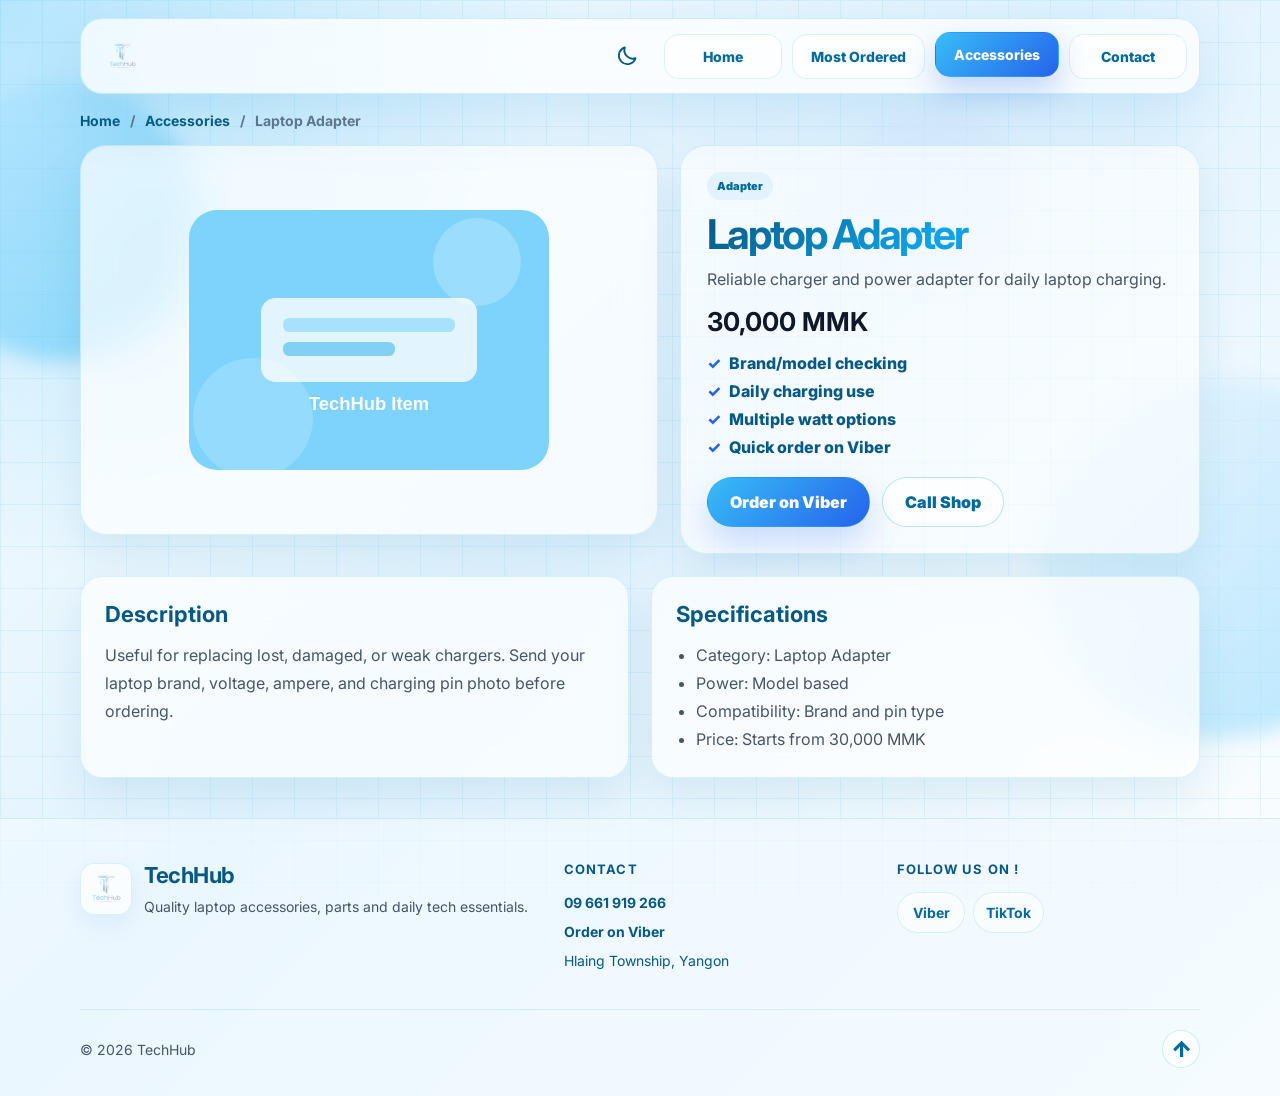
<file: techhub-accessories/product.html>
<!DOCTYPE html>
<html lang="en">
<head>
  <meta charset="UTF-8" />
  <meta name="viewport" content="width=device-width, initial-scale=1.0" />
  <title>Product Details | TechHub Accessories</title>
  <link rel="icon" type="image/png" href="assets/images/logo.png" />

  <link rel="preconnect" href="https://fonts.googleapis.com">
  <link rel="preconnect" href="https://fonts.gstatic.com" crossorigin>
  <link href="https://fonts.googleapis.com/css2?family=Inter:wght@400;500;600;700;800;900&display=swap" rel="stylesheet">

  <script>
    try {
      const savedTheme = localStorage.getItem("techhub-theme");
      const systemTheme = window.matchMedia("(prefers-color-scheme: dark)").matches ? "dark" : "light";
      document.documentElement.dataset.theme = savedTheme || systemTheme;
    } catch (error) {
      document.documentElement.dataset.theme = "light";
    }
  </script>
  <link rel="stylesheet" href="assets/css/style.css" />
</head>

<body data-page="accessories">
  <div class="bg-orb orb-one"></div>
  <div class="bg-orb orb-two"></div>
  <div class="bg-orb orb-three"></div>

  <header class="site-header">
    <a href="index.html#home" class="brand-link">
      <img src="assets/images/logo.png" alt="TechHub Accessories">
    </a>

    <button class="theme-toggle" id="themeToggle" type="button" aria-label="Switch to dark mode" title="Switch color mode">
      <svg class="theme-icon sun-icon" aria-hidden="true" viewBox="0 0 24 24"><circle cx="12" cy="12" r="4"></circle><path d="M12 2v2M12 20v2M4.93 4.93l1.42 1.42M17.66 17.66l1.41 1.41M2 12h2M20 12h2M4.93 19.07l1.42-1.42M17.66 6.34l1.41-1.41"></path></svg>
      <svg class="theme-icon moon-icon" aria-hidden="true" viewBox="0 0 24 24"><path d="M20.5 14.2A8.5 8.5 0 0 1 9.8 3.5 8.5 8.5 0 1 0 20.5 14.2Z"></path></svg>
    </button>

    <button class="menu-toggle" id="menuToggle" type="button">
      <span></span>
      <span></span>
      <span></span>
    </button>

    <nav class="nav-menu" id="navMenu" aria-label="Main navigation">
      <a href="index.html#home" class="nav-link">Home</a>
      <a href="index.html#most-ordered" class="nav-link">Most Ordered</a>
      <a href="accessories.html" class="nav-link active">Accessories</a>
      <a href="#contact" class="nav-link">Contact</a>
    </nav>
  </header>

  <main class="product-page">
    <section class="section-container breadcrumb">
      <a href="index.html#home">Home</a>
      <span>/</span>
      <a href="accessories.html">Accessories</a>
      <span>/</span>
      <span id="detailBreadcrumb">Product</span>
    </section>

    <section class="section-container product-detail">
      <div class="product-gallery">
        <div class="product-image-panel">
          <img id="detailImage" src="assets/images/adapter.svg" alt="">
        </div>
      </div>

      <div class="product-summary">
        <span class="catalog-badge" id="detailCategory">Adapter</span>
        <h1 id="detailTitle">Laptop Adapter</h1>
        <p class="detail-subtitle" id="detailSubtitle">Reliable charger for daily laptop power.</p>
        <strong id="detailPrice">30,000 MMK</strong>

        <ul class="detail-points" id="detailPoints"></ul>

        <div class="detail-actions">
          <a href="viber://chat?number=%2B959661919266" class="btn primary-btn">Order on Viber</a>
          <a href="tel:09661919266" class="btn outline-btn">Call Shop</a>
        </div>
      </div>
    </section>

    <section class="section-container detail-info-grid">
      <div class="detail-panel">
        <h2>Description</h2>
        <p id="detailDescription"></p>
      </div>

      <div class="detail-panel">
        <h2>Specifications</h2>
        <ul id="detailSpecs"></ul>
      </div>
    </section>

  </main>

  <footer id="contact" class="footer">
    <div class="footer-inner section-container">
      <div class="footer-brand footer-block">
        <div class="footer-logo">
          <img src="assets/images/logo.png" alt="TechHub Accessories">
        </div>
        <div>
          <h2>TechHub </h2>
          <p>Quality laptop accessories, parts and daily tech essentials.</p>
        </div>
      </div>

      <div class="footer-column footer-block">
        <h3>Contact</h3>
        <a href="tel:09661919266">09 661 919 266</a>
        <a href="viber://chat?number=%2B959661919266">Order on Viber</a>
        <p>Hlaing Township, Yangon</p>
      </div>

      <div class="footer-column footer-block">
        <h3>Follow us on !</h3>
        <div class="social-links">
          <a href="viber://chat?number=%2B959661919266" aria-label="Chat with TechHub Accessories on Viber">Viber</a>
          <a href="https://www.tiktok.com/@techhubaccess" target="_blank" rel="noopener" aria-label="Open TechHub Accessories TikTok">TikTok</a>
        </div>
      </div>

      <div class="footer-bottom">
        <p>© 2026 TechHub</p>
        <a href="#" class="back-top" aria-label="Back to top">↑</a>
      </div>
    </div>
  </footer>

  <script src="assets/js/script.js"></script>
</body>
</html>
</file>
<file: techhub-accessories/assets/css/style.css>
* {
  margin: 0;
  padding: 0;
  box-sizing: border-box;
}

html {
  scroll-behavior: smooth;
  scroll-padding-top: 130px;
}

body {
  min-height: 100vh;
  font-family: "Inter", Arial, sans-serif;
  color: #0f172a;
  background:
    radial-gradient(circle at top left, rgba(125, 211, 252, 0.55), transparent 34%),
    linear-gradient(135deg, #f8fdff 0%, #e0f2fe 45%, #ffffff 100%);
  overflow-x: hidden;
}

body::before {
  content: "";
  position: fixed;
  inset: 0;
  background-image:
    linear-gradient(rgba(14, 165, 233, 0.08) 1px, transparent 1px),
    linear-gradient(90deg, rgba(14, 165, 233, 0.08) 1px, transparent 1px);
  background-size: 42px 42px;
  pointer-events: none;
  z-index: -3;
}

.icon-sprite {
  position: absolute;
  width: 0;
  height: 0;
  overflow: hidden;
}

.bg-orb {
  position: fixed;
  border-radius: 999px;
  filter: blur(10px);
  opacity: 0.55;
  z-index: -2;
}

.orb-one {
  width: 280px;
  height: 280px;
  top: 9%;
  left: -80px;
  background: linear-gradient(135deg, #bae6fd, #38bdf8);
}

.orb-two {
  width: 360px;
  height: 360px;
  right: -120px;
  bottom: 18%;
  background: linear-gradient(135deg, #eff6ff, #7dd3fc);
}

.orb-three {
  width: 180px;
  height: 180px;
  right: 20%;
  top: 12%;
  background: #dbeafe;
}

.section-container {
  width: min(1120px, calc(100% - 40px));
  margin: 0 auto;
}

.glass-card {
  background: rgba(255, 255, 255, 0.55);
  border: 1px solid rgba(255, 255, 255, 0.72);
  box-shadow: 0 24px 70px rgba(14, 116, 144, 0.16);
  backdrop-filter: blur(18px);
  -webkit-backdrop-filter: blur(18px);
}

/* HEADER */
.site-header {
  position: fixed;
  top: 18px;
  left: 50%;
  width: min(1120px, calc(100% - 40px));
  transform: translateX(-50%);
  z-index: 9999;
  display: flex;
  align-items: center;
  justify-content: space-between;
  gap: 16px;
  padding: 10px 12px 10px 18px;
  border-radius: 22px;
  background: rgba(255, 255, 255, 0.74);
  border: 1px solid rgba(14, 165, 233, 0.18);
  box-shadow: 0 20px 60px rgba(2, 132, 199, 0.15);
  backdrop-filter: blur(18px);
  -webkit-backdrop-filter: blur(18px);
}

.brand-link {
  display: inline-flex;
  align-items: center;
  width: 150px;
  min-height: 54px;
  overflow: hidden;
  text-decoration: none;
  color: #075985;
  font-weight: 900;
  letter-spacing: -0.03em;
  font-size: 18px;
  white-space: nowrap;
}

.brand-link img {
  width: 100%;
  height: 46px;
  object-fit: contain;
  object-position: left center;
  display: block;
}

.nav-menu {
  display: flex;
  align-items: center;
  justify-content: flex-end;
  gap: 10px;
}

.nav-link {
  min-width: 118px;
  padding: 13px 18px;
  text-decoration: none;
  color: #0369a1;
  font-weight: 800;
  font-size: 14px;
  text-align: center;
  border-radius: 15px;
  border: 1px solid rgba(14, 165, 233, 0.15);
  background: rgba(255, 255, 255, 0.55);
  transition: 0.25s ease;
}

.nav-link:hover,
.nav-link.active {
  color: white;
  transform: translateY(-2px);
  background: linear-gradient(135deg, #38bdf8, #2563eb);
  box-shadow: 0 14px 30px rgba(37, 99, 235, 0.25);
}

/* HAMBURGER */
.menu-toggle {
  display: none;
  width: 54px;
  height: 54px;
  border: none;
  border-radius: 18px;
  background: rgba(255, 255, 255, 0.72);
  cursor: pointer;
  align-items: center;
  justify-content: center;
  flex-direction: column;
  gap: 6px;
}

.menu-toggle span {
  width: 24px;
  height: 3px;
  border-radius: 99px;
  background: #075985;
  transition: 0.3s ease;
}

.theme-toggle {
  width: 42px;
  height: 42px;
  flex: 0 0 42px;
  display: grid;
  place-items: center;
  margin-left: auto;
  padding: 0;
  border: 0;
  color: #075985;
  background: transparent;
  cursor: pointer;
  transition: 0.25s ease;
}

.theme-toggle:hover {
  color: #2563eb;
  transform: rotate(12deg) scale(1.08);
}

.theme-toggle:focus-visible {
  outline: 3px solid rgba(14, 165, 233, 0.3);
  outline-offset: 3px;
}

.theme-icon {
  width: 24px;
  height: 24px;
  fill: none;
  stroke: currentColor;
  stroke-width: 1.9;
  stroke-linecap: round;
  stroke-linejoin: round;
}

.sun-icon {
  display: none;
}

html[data-theme="dark"] .sun-icon {
  display: block;
}

html[data-theme="dark"] .moon-icon {
  display: none;
}

.menu-toggle.active span:nth-child(1) {
  transform: translateY(9px) rotate(45deg);
}

.menu-toggle.active span:nth-child(2) {
  opacity: 0;
}

.menu-toggle.active span:nth-child(3) {
  transform: translateY(-9px) rotate(-45deg);
}

/* HERO */
.hero {
  min-height: 100vh;
  display: grid;
  grid-template-columns: 1.05fr 0.95fr;
  align-items: center;
  gap: 34px;
  padding: 120px 0 70px;
}

.hero-content,
.hero-visual {
  border-radius: 38px;
  padding: 42px;
}

.eyebrow {
  display: inline-flex;
  margin-bottom: 18px;
  padding: 9px 15px;
  border-radius: 999px;
  color: #0369a1;
  font-size: 13px;
  font-weight: 900;
  letter-spacing: 0.08em;
  text-transform: uppercase;
  background: rgba(186, 230, 253, 0.75);
  border: 1px solid rgba(14, 165, 233, 0.15);
}

h1 {
  font-size: clamp(44px, 7vw, 82px);
  line-height: 0.95;
  letter-spacing: -0.06em;
  margin-bottom: 22px;
  background: linear-gradient(135deg, #075985, #0ea5e9, #2563eb);
  -webkit-background-clip: text;
  background-clip: text;
  color: transparent;
}

.hero-content p,
.section-heading p,
.slide-info p,
.tagline,
.footer p {
  color: #475569;
  line-height: 1.8;
}

.hero-actions {
  display: flex;
  flex-wrap: wrap;
  gap: 14px;
  margin-top: 30px;
}

.btn {
  display: inline-flex;
  justify-content: center;
  align-items: center;
  padding: 14px 22px;
  border-radius: 999px;
  text-decoration: none;
  font-weight: 900;
  border: 1px solid rgba(14, 165, 233, 0.28);
  transition: 0.25s ease;
}

.primary-btn {
  color: white;
  background: linear-gradient(135deg, #38bdf8, #2563eb);
  box-shadow: 0 16px 34px rgba(37, 99, 235, 0.22);
}

.outline-btn {
  color: #0369a1;
  background: rgba(255, 255, 255, 0.58);
}

.btn:hover {
  transform: translateY(-3px);
  color: white;
  background: linear-gradient(135deg, #0284c7, #1d4ed8);
  box-shadow: 0 18px 36px rgba(37, 99, 235, 0.26);
}

/* HERO VISUAL */
.hero-visual {
  min-height: 520px;
  position: relative;
  display: flex;
  align-items: center;
  overflow: hidden;
}

.hero-visual::before {
  content: "";
  position: absolute;
  width: 360px;
  height: 360px;
  right: -100px;
  top: -110px;
  border-radius: 50%;
  background: linear-gradient(135deg, #7dd3fc, #2563eb);
  opacity: 0.28;
}

.menu-preview {
  position: relative;
  width: 100%;
  padding: 24px;
  border-radius: 28px;
  background: rgba(255, 255, 255, 0.86);
  border: 1px solid rgba(255, 255, 255, 0.95);
  box-shadow: 0 28px 70px rgba(14, 116, 144, 0.18);
  z-index: 2;
}

.menu-preview-head {
  display: flex;
  align-items: end;
  justify-content: space-between;
  gap: 20px;
  margin-bottom: 18px;
}

.menu-preview-head div > span {
  display: block;
  margin-bottom: 6px;
  color: #0284c7;
  font-size: 11px;
  font-weight: 900;
  letter-spacing: 0.1em;
  text-transform: uppercase;
}

.menu-preview-head h2 {
  color: #075985;
  font-size: 25px;
  letter-spacing: -0.04em;
}

.menu-preview-head a {
  color: #2563eb;
  font-size: 13px;
  font-weight: 900;
  text-decoration: none;
  white-space: nowrap;
}

.preview-products {
  display: grid;
  gap: 10px;
}

.preview-product {
  display: grid;
  grid-template-columns: 68px minmax(0, 1fr) auto;
  align-items: center;
  gap: 14px;
  min-height: 88px;
  padding: 10px 14px 10px 10px;
  border-radius: 20px;
  color: inherit;
  text-decoration: none;
  background: rgba(240, 249, 255, 0.82);
  border: 1px solid rgba(14, 165, 233, 0.11);
  transition: 0.25s ease;
}

.preview-product:hover {
  transform: translateX(4px);
  border-color: rgba(37, 99, 235, 0.24);
  background: white;
  box-shadow: 0 14px 28px rgba(37, 99, 235, 0.1);
}

.preview-image {
  width: 68px;
  height: 68px;
  display: grid;
  place-items: center;
  border-radius: 16px;
  background: linear-gradient(135deg, #e0f2fe, #dbeafe);
}

.preview-image img {
  width: 52px;
  height: 52px;
  object-fit: contain;
}

.preview-copy,
.preview-copy strong,
.preview-copy small {
  display: block;
}

.preview-copy strong {
  margin-bottom: 5px;
  color: #075985;
  font-size: 15px;
}

.preview-copy small {
  color: #64748b;
  font-size: 12px;
  font-weight: 600;
}

.preview-price {
  color: #0f172a;
  font-size: 14px;
  font-weight: 900;
  text-align: right;
}

.preview-price small {
  display: block;
  margin-top: 3px;
  color: #64748b;
  font-size: 9px;
  letter-spacing: 0.08em;
}

.menu-preview-foot {
  display: flex;
  justify-content: space-between;
  gap: 16px;
  margin-top: 16px;
  padding-top: 16px;
  border-top: 1px solid rgba(14, 165, 233, 0.13);
  color: #64748b;
  font-size: 11px;
  font-weight: 700;
}

.menu-preview-foot b {
  color: #0369a1;
}

/* SECTIONS */
.accessories-section,
.most-section {
  padding: 85px 0;
}

.section-heading {
  max-width: 820px;
  margin-bottom: 28px;
}

.section-heading h2 {
  font-size: clamp(32px, 5vw, 56px);
  letter-spacing: -0.045em;
  margin-bottom: 12px;
  color: #075985;
}

.section-heading p {
  max-width: 760px;
  font-size: 18px;
  line-height: 1.9;
  color: #475569;
  word-break: keep-all;
}

/* MOST ORDERED */
.most-slider-wrap {
  overflow: hidden;
  padding: 24px;
  border-radius: 34px;
}

.most-slider {
  display: flex;
  gap: 26px;
}

.product-card {
  flex: 0 0 calc((100% - 52px) / 3);
  flex-shrink: 0;
  position: relative;
  padding: 28px;
  border-radius: 30px;
  min-height: 280px;
}

.card-content {
  height: 100%;
  display: grid;
  grid-template-columns: 115px 1fr;
  gap: 22px;
  align-items: center;
}

.card-image {
  display: flex;
  align-items: center;
  justify-content: center;
}

.card-image img {
  width: 105px;
  height: 105px;
  object-fit: contain;
}

.card-info {
  text-align: left;
}

.card-info h3 {
  color: #075985;
  font-size: 22px;
  margin-bottom: 10px;
}

.card-info p {
  color: #475569;
  line-height: 1.7;
  margin-bottom: 12px;
}

.card-info strong {
  display: block;
  color: #0f172a;
  font-size: 20px;
  margin-bottom: 18px;
}

.card-actions {
  display: flex;
  gap: 10px;
}

.card-actions .btn {
  padding: 12px 15px;
  font-size: 13px;
  white-space: nowrap;
}

.badge {
  position: absolute;
  top: 18px;
  left: 18px;
  padding: 8px 14px;
  border-radius: 999px;
  background: linear-gradient(135deg, #38bdf8, #2563eb);
  color: white;
  font-size: 13px;
  font-weight: 800;
}

/* SLIDER */
.slider-wrap {
  position: relative;
  padding: 24px;
  border-radius: 34px;
}

.slider {
  display: flex;
  gap: 20px;
  overflow-x: auto;
  scroll-snap-type: x mandatory;
  scroll-behavior: smooth;
  cursor: grab;
  scrollbar-width: none;
}

.slider::-webkit-scrollbar {
  display: none;
}

.slider.dragging {
  cursor: grabbing;
  scroll-behavior: auto;
}

.slide {
  flex: 0 0 calc((100% - 40px) / 3);
  min-width: 260px;
  overflow: hidden;
  scroll-snap-align: start;
  border-radius: 28px;
  background: rgba(255, 255, 255, 0.82);
  border: 1px solid rgba(14, 165, 233, 0.13);
  box-shadow: 0 18px 48px rgba(2, 132, 199, 0.12);
}

.slide img {
  width: 100%;
  height: 260px;
  object-fit: cover;
  display: block;
}

.slide-info {
  padding: 22px;
}

.slide-info h3 {
  color: #075985;
  font-size: 24px;
  margin-bottom: 8px;
}

.slider-btn {
  position: absolute;
  top: 50%;
  width: 48px;
  height: 48px;
  border: 0;
  border-radius: 50%;
  cursor: pointer;
  color: white;
  font-size: 34px;
  line-height: 1;
  background: linear-gradient(135deg, #38bdf8, #2563eb);
  box-shadow: 0 16px 32px rgba(37, 99, 235, 0.26);
  transform: translateY(-50%);
  z-index: 5;
  transition: 0.25s ease;
}

.slider-btn:hover {
  transform: translateY(-50%) scale(1.08);
}

.prev {
  left: 2px;
}

.next {
  right: 2px;
}

/* ACCESSORY CATEGORIES */
.category-grid {
  display: grid;
  grid-template-columns: repeat(5, minmax(0, 1fr));
  gap: 14px;
  align-items: stretch;
}

.category-card {
  min-height: 96px;
  padding: 16px;
  border-radius: 18px;
  display: grid;
  grid-template-columns: 54px 1fr;
  grid-template-areas:
    "icon copy"
    "icon link";
  gap: 8px 14px;
  align-items: center;
  background: rgba(255, 255, 255, 0.48);
  border: 1px solid rgba(255, 255, 255, 0.78);
  box-shadow: 0 16px 42px rgba(14, 116, 144, 0.1);
  backdrop-filter: blur(20px);
  -webkit-backdrop-filter: blur(20px);
  transition: 0.3s ease;
}

.category-card:hover {
  transform: translateY(-4px);
  border-color: rgba(14, 165, 233, 0.28);
  background: rgba(255, 255, 255, 0.68);
  box-shadow: 0 22px 54px rgba(37, 99, 235, 0.15);
}

.category-icon {
  grid-area: icon;
  width: 54px;
  height: 54px;
  display: grid;
  place-items: center;
  border-radius: 16px;
  color: #075985;
  font-size: 15px;
  font-weight: 900;
  letter-spacing: 0;
  background: linear-gradient(135deg, #bae6fd, #60a5fa);
  box-shadow: inset 0 1px 0 rgba(255, 255, 255, 0.48), 0 12px 24px rgba(37, 99, 235, 0.16);
}

.category-icon svg {
  width: 29px;
  height: 29px;
  fill: none;
  stroke: currentColor;
  stroke-width: 1.8;
  stroke-linecap: round;
  stroke-linejoin: round;
}

.category-copy {
  grid-area: copy;
  min-width: 0;
}

.category-copy h3 {
  color: #075985;
  font-size: 15px;
  line-height: 1.25;
  margin-bottom: 4px;
}

.category-copy p {
  color: #475569;
  font-size: 12px;
  font-weight: 600;
  line-height: 1.45;
}

.category-link {
  grid-area: link;
  width: fit-content;
  color: #2563eb;
  font-size: 12px;
  font-weight: 900;
  text-decoration: none;
  line-height: 1;
  transition: 0.25s ease;
}

.category-link:hover {
  color: #075985;
}

/* CATALOG PAGE */
.catalog-page {
  padding-top: 130px;
}

.catalog-hero {
  display: flex;
  justify-content: space-between;
  gap: 28px;
  align-items: end;
  margin-bottom: 28px;
}

.catalog-hero h1 {
  font-size: clamp(38px, 5vw, 64px);
  margin-bottom: 14px;
}

.catalog-hero p {
  max-width: 620px;
  color: #475569;
  font-size: 17px;
  line-height: 1.75;
}

.catalog-hero .btn {
  width: auto;
  white-space: nowrap;
}

.catalog-layout {
  display: grid;
  grid-template-columns: 245px 1fr;
  gap: 22px;
  align-items: start;
  padding-bottom: 50px;
}

.catalog-sidebar,
.catalog-toolbar,
.catalog-card {
  background: rgba(255, 255, 255, 0.68);
  border: 1px solid rgba(14, 165, 233, 0.14);
  box-shadow: 0 18px 42px rgba(14, 116, 144, 0.1);
  backdrop-filter: blur(18px);
  -webkit-backdrop-filter: blur(18px);
}

.catalog-sidebar {
  position: sticky;
  top: 130px;
  display: grid;
  gap: 10px;
  padding: 18px;
  border-radius: 22px;
}

.catalog-sidebar h2 {
  color: #075985;
  font-size: 18px;
  margin-bottom: 6px;
}

.sidebar-link {
  min-height: 44px;
  display: grid;
  grid-template-columns: 34px 1fr;
  gap: 10px;
  align-items: center;
  padding: 8px 10px;
  border-radius: 14px;
  border: 0;
  color: #075985;
  text-decoration: none;
  font-size: 13px;
  font-weight: 800;
  font-family: inherit;
  text-align: left;
  background: transparent;
  cursor: pointer;
  transition: 0.25s ease;
}

.sidebar-link span {
  width: 34px;
  height: 34px;
  display: grid;
  place-items: center;
  border-radius: 11px;
  background: #e0f2fe;
  color: #0369a1;
  font-size: 12px;
}

.sidebar-link span svg {
  width: 18px;
  height: 18px;
  fill: none;
  stroke: currentColor;
  stroke-width: 1.9;
  stroke-linecap: round;
  stroke-linejoin: round;
}

.sidebar-link:hover,
.sidebar-link.active {
  color: white;
  background: linear-gradient(135deg, #38bdf8, #2563eb);
  box-shadow: 0 12px 24px rgba(37, 99, 235, 0.18);
}

.sidebar-link:hover span,
.sidebar-link.active span {
  color: white;
  background: rgba(255, 255, 255, 0.2);
}

.catalog-content {
  min-width: 0;
}

.catalog-toolbar {
  margin-bottom: 16px;
  padding: 14px 16px;
  border-radius: 18px;
}

.catalog-search {
  display: grid;
  grid-template-columns: auto 1fr;
  gap: 12px;
  align-items: center;
}

.catalog-search span {
  color: #075985;
  font-size: 13px;
  font-weight: 900;
  text-transform: uppercase;
  letter-spacing: 0.08em;
}

.catalog-search input {
  width: 100%;
  min-height: 46px;
  padding: 0 16px;
  border-radius: 14px;
  border: 1px solid rgba(14, 165, 233, 0.18);
  color: #075985;
  background: rgba(255, 255, 255, 0.78);
  font: inherit;
  font-weight: 700;
  outline: none;
  transition: 0.25s ease;
}

.catalog-search input:focus {
  border-color: rgba(37, 99, 235, 0.42);
  box-shadow: 0 0 0 4px rgba(14, 165, 233, 0.12);
}

.catalog-card.hidden {
  display: none;
}

.catalog-empty {
  display: none;
  margin-top: 18px;
  padding: 22px;
  border-radius: 18px;
  color: #475569;
  text-align: center;
  font-weight: 800;
  background: rgba(255, 255, 255, 0.62);
  border: 1px solid rgba(14, 165, 233, 0.14);
}

.catalog-empty.show {
  display: block;
}

.catalog-grid {
  display: grid;
  grid-template-columns: repeat(3, minmax(0, 1fr));
  gap: 16px;
}

.catalog-card {
  position: relative;
  min-height: 315px;
  display: flex;
  flex-direction: column;
  padding: 18px;
  border-radius: 22px;
  transition: 0.25s ease;
}

.catalog-card:hover {
  transform: translateY(-4px);
  border-color: rgba(14, 165, 233, 0.28);
  box-shadow: 0 24px 56px rgba(37, 99, 235, 0.14);
}

.catalog-badge {
  position: absolute;
  top: 14px;
  left: 14px;
  padding: 7px 10px;
  border-radius: 999px;
  color: #0369a1;
  background: rgba(224, 242, 254, 0.9);
  font-size: 11px;
  font-weight: 900;
}

.catalog-card img {
  width: 100%;
  height: 128px;
  margin: 18px 0 12px;
  object-fit: contain;
}

.catalog-card h3 {
  color: #075985;
  font-size: 19px;
  margin-bottom: 8px;
}

.catalog-card p {
  flex: 1;
  color: #475569;
  font-size: 14px;
  line-height: 1.55;
  margin-bottom: 12px;
}

.catalog-card strong {
  display: block;
  color: #0f172a;
  font-size: 17px;
  margin-bottom: 14px;
}

.order-link {
  display: inline-flex;
  justify-content: center;
  align-items: center;
  min-height: 42px;
  border-radius: 12px;
  color: white;
  text-decoration: none;
  font-size: 13px;
  font-weight: 900;
  background: linear-gradient(135deg, #38bdf8, #2563eb);
  box-shadow: 0 12px 24px rgba(37, 99, 235, 0.18);
  transition: 0.25s ease;
}

.order-link:hover {
  transform: translateY(-2px);
  background: linear-gradient(135deg, #0284c7, #1d4ed8);
}

.catalog-actions {
  display: grid;
  grid-template-columns: 1fr;
  gap: 9px;
}

.details-link {
  display: inline-flex;
  justify-content: center;
  align-items: center;
  min-height: 40px;
  border-radius: 12px;
  color: #0369a1;
  text-decoration: none;
  font-size: 13px;
  font-weight: 900;
  background: rgba(255, 255, 255, 0.74);
  border: 1px solid rgba(14, 165, 233, 0.18);
  transition: 0.25s ease;
}

.details-link:hover {
  color: white;
  transform: translateY(-2px);
  background: linear-gradient(135deg, #38bdf8, #2563eb);
}

/* PRODUCT DETAILS */
.product-page {
  padding-top: 112px;
}

.breadcrumb {
  display: flex;
  gap: 10px;
  align-items: center;
  margin-bottom: 16px;
  color: #64748b;
  font-size: 14px;
  font-weight: 700;
}

.breadcrumb a {
  color: #075985;
  text-decoration: none;
}

.product-detail {
  display: grid;
  grid-template-columns: minmax(0, 1fr) minmax(360px, 0.9fr);
  gap: 22px;
  align-items: stretch;
}

.product-gallery {
  display: block;
}

.product-image-panel,
.detail-panel,
.related-card {
  background: rgba(255, 255, 255, 0.68);
  border: 1px solid rgba(14, 165, 233, 0.14);
  box-shadow: 0 18px 42px rgba(14, 116, 144, 0.1);
  backdrop-filter: blur(18px);
  -webkit-backdrop-filter: blur(18px);
}

.product-image-panel {
  min-height: 390px;
  display: grid;
  place-items: center;
  border-radius: 26px;
}

.product-image-panel img {
  width: min(76%, 360px);
  height: 270px;
  object-fit: contain;
}

.product-summary {
  position: relative;
  padding: 26px;
  border-radius: 26px;
  background: rgba(255, 255, 255, 0.62);
  border: 1px solid rgba(14, 165, 233, 0.14);
  box-shadow: 0 18px 42px rgba(14, 116, 144, 0.1);
}

.product-summary .catalog-badge {
  position: static;
  display: inline-flex;
  margin-bottom: 14px;
}

.product-summary h1 {
  font-size: clamp(30px, 3.2vw, 46px);
  line-height: 1.02;
  margin-bottom: 10px;
}

.detail-subtitle {
  color: #475569;
  font-size: 16px;
  line-height: 1.65;
  margin-bottom: 14px;
}

.product-summary strong {
  display: block;
  color: #0f172a;
  font-size: 26px;
  margin-bottom: 16px;
}

.detail-points {
  display: grid;
  gap: 8px;
  margin: 0 0 20px;
  padding: 0;
  list-style: none;
}

.detail-points li {
  color: #075985;
  font-weight: 800;
}

.detail-points li::before {
  content: "✓";
  margin-right: 8px;
  color: #2563eb;
}

.detail-actions {
  display: flex;
  gap: 12px;
}

.detail-info-grid {
  display: grid;
  grid-template-columns: 1fr 1fr;
  gap: 22px;
  margin-top: 22px;
}

.detail-panel {
  padding: 24px;
  border-radius: 22px;
}

.detail-panel h2 {
  color: #075985;
  font-size: 22px;
  margin-bottom: 14px;
}

.detail-panel p,
.detail-panel li {
  color: #475569;
  line-height: 1.75;
}

.detail-panel ul {
  padding-left: 20px;
}

.related-section {
  padding: 42px 0 10px;
}

.related-grid {
  display: grid;
  grid-template-columns: repeat(3, minmax(0, 1fr));
  gap: 16px;
}

.related-card {
  display: grid;
  grid-template-columns: 80px 1fr;
  gap: 14px;
  align-items: center;
  padding: 16px;
  border-radius: 18px;
  color: #075985;
  text-decoration: none;
  font-weight: 900;
  transition: 0.25s ease;
}

.related-card:hover {
  transform: translateY(-3px);
  border-color: rgba(14, 165, 233, 0.28);
}

.related-card img {
  width: 72px;
  height: 72px;
  object-fit: contain;
}

@media (max-width: 1024px) {
  .category-grid {
    grid-template-columns: repeat(3, 1fr);
  }

  .catalog-layout {
    grid-template-columns: 1fr;
  }

  .catalog-sidebar {
    position: static;
    grid-template-columns: repeat(5, minmax(130px, 1fr));
    overflow-x: auto;
  }

  .catalog-sidebar h2 {
    grid-column: 1 / -1;
  }

  .catalog-grid {
    grid-template-columns: repeat(2, minmax(0, 1fr));
  }

  .product-detail,
  .detail-info-grid {
    grid-template-columns: 1fr;
  }
}

@media (max-width: 620px) {
  .category-grid {
    grid-template-columns: 1fr;
    gap: 12px;
  }

  .category-card {
    min-height: 88px;
    padding: 14px;
    grid-template-columns: 50px 1fr;
  }

  .category-icon {
    width: 50px;
    height: 50px;
  }

  .catalog-page {
    padding-top: 112px;
  }

  .catalog-hero {
    display: block;
  }

  .catalog-hero .btn {
    width: 100%;
    margin-top: 20px;
  }

  .catalog-sidebar {
    grid-template-columns: 1fr;
  }

  .catalog-toolbar {
    padding: 12px;
  }

  .catalog-search {
    grid-template-columns: 1fr;
    gap: 8px;
  }

  .catalog-grid {
    grid-template-columns: 1fr;
  }

  .product-page {
    padding-top: 112px;
  }

  .product-image-panel {
    min-height: 320px;
  }

  .product-image-panel img {
    height: 230px;
  }

  .product-summary {
    padding: 22px;
  }

  .detail-actions,
  .related-grid {
    grid-template-columns: 1fr;
    display: grid;
  }
}

/* FOOTER */
.footer {
  margin-top: 40px;
  padding: 44px 0 28px;
  background: rgba(240, 249, 255, 0.68);
  border-top: 1px solid rgba(14, 165, 233, 0.14);
  scroll-margin-top: 130px;
}

.footer-inner {
  display: grid;
  grid-template-columns: minmax(280px, 1.5fr) repeat(2, minmax(150px, 1fr));
  gap: 30px;
  align-items: start;
}

.footer-block {
  min-width: 0;
}

.footer-brand {
  display: grid;
  grid-template-columns: 52px 1fr;
  gap: 12px;
  align-items: start;
}

.footer-logo {
  width: 52px;
  height: 52px;
  display: grid;
  place-items: center;
  border-radius: 14px;
  background: rgba(255, 255, 255, 0.72);
  border: 1px solid rgba(14, 165, 233, 0.14);
  box-shadow: 0 10px 22px rgba(37, 99, 235, 0.08);
  overflow: hidden;
}

.footer-logo img {
  width: 100%;
  height: 100%;
  object-fit: contain;
  display: block;
}

.footer-brand h2 {
  color: #075985;
  font-size: 22px;
  line-height: 1.15;
  letter-spacing: -0.02em;
  margin-bottom: 7px;
}

.footer p {
  color: #475569;
  font-size: 14px;
  line-height: 1.65;
}

.footer-column {
  display: flex;
  flex-direction: column;
  gap: 8px;
}

.footer-column h3 {
  color: #075985;
  font-size: 13px;
  line-height: 1;
  margin-bottom: 8px;
  text-transform: uppercase;
  letter-spacing: 0.08em;
}

.footer-column a,
.footer-column p {
  color: #075985;
  font-size: 14px;
  line-height: 1.5;
}

.footer-column a {
  text-decoration: none;
  font-weight: 700;
  transition: 0.25s ease;
}

.footer-column a:hover {
  color: #2563eb;
  transform: translateX(3px);
}

.social-links {
  display: flex;
  flex-wrap: wrap;
  gap: 8px;
}

.social-links a {
  min-width: 68px;
  justify-content: center;
  display: inline-flex;
  padding: 9px 12px;
  border-radius: 999px;
  color: #0369a1;
  background: rgba(255, 255, 255, 0.62);
  border: 1px solid rgba(14, 165, 233, 0.16);
}

.social-links a:hover {
  color: white;
  transform: translateY(-2px);
  background: linear-gradient(135deg, #38bdf8, #2563eb);
  box-shadow: 0 14px 28px rgba(37, 99, 235, 0.18);
}

.footer-bottom {
  grid-column: 1 / -1;
  display: flex;
  flex-wrap: wrap;
  align-items: center;
  justify-content: space-between;
  gap: 10px 20px;
  margin-top: 8px;
  padding-top: 20px;
  border-top: 1px solid rgba(14, 165, 233, 0.14);
}

.back-top {
  width: 38px;
  height: 38px;
  display: inline-grid;
  place-items: center;
  border-radius: 50%;
  color: #0369a1;
  text-decoration: none;
  font-size: 22px;
  font-weight: 900;
  line-height: 1;
  background: rgba(255, 255, 255, 0.72);
  border: 1px solid rgba(14, 165, 233, 0.2);
  transition: 0.25s ease;
}

.back-top:hover {
  color: white;
  transform: translateY(-3px);
  background: linear-gradient(135deg, #38bdf8, #2563eb);
  box-shadow: 0 14px 28px rgba(37, 99, 235, 0.18);
}

/* TABLET */
@media (max-width: 1024px) {
  .site-header {
    top: 18px;
    left: 20px;
    right: 20px;
    width: auto;
    transform: none;
    padding: 16px 18px;
    border-radius: 24px;
  }

  .menu-toggle {
    display: flex;
    flex-shrink: 0;
  }

  .nav-menu {
    position: fixed;
    top: 96px;
    left: 20px;
    right: 20px;
    width: auto;
    z-index: 10000;
    display: none;
    flex-direction: column;
    gap: 14px;
    padding: 18px;
    border-radius: 28px;
    background: rgba(255, 255, 255, 0.94);
    border: 1px solid rgba(139, 205, 245, 0.55);
    backdrop-filter: blur(24px);
    -webkit-backdrop-filter: blur(24px);
    box-shadow: 0 24px 70px rgba(20, 118, 190, 0.22);
  }

  .nav-menu.show {
    display: flex;
  }

  .nav-link {
    width: 100%;
    min-width: 0;
    min-height: 56px;
    padding: 14px 18px;
    display: flex;
    align-items: center;
    justify-content: center;
    font-size: 15px;
    border-radius: 18px;
  }

  .hero {
    grid-template-columns: 1fr;
    padding-top: 125px;
  }

  .hero-visual {
    min-height: 430px;
  }

  .product-card {
    flex: 0 0 calc((100% - 26px) / 2);
  }

  .card-content {
    grid-template-columns: 1fr;
    text-align: center;
  }

  .card-info {
    text-align: center;
  }

  .card-actions {
    justify-content: center;
  }

  .slide {
    flex-basis: 78%;
  }

  .footer-inner {
    grid-template-columns: repeat(2, minmax(0, 1fr));
  }

  .footer-brand,
  .footer-bottom {
    grid-column: 1 / -1;
  }
}

/* MOBILE */
@media (max-width: 620px) {
  .section-container {
    width: min(100% - 24px, 1120px);
  }

  .site-header {
    top: 12px;
    left: 14px;
    right: 14px;
    padding: 14px 16px;
    border-radius: 22px;
  }

  .brand-link {
    font-size: 15px;
  }

  .menu-toggle {
    width: 50px;
    height: 50px;
  }

  .nav-menu {
    top: 84px;
    left: 14px;
    right: 14px;
    gap: 12px;
  }

  .nav-link {
    min-height: 54px;
    font-size: 14px;
  }

  .section-heading p {
    max-width: 100%;
    font-size: 15px;
    line-height: 1.8;
  }

  .hero {
    gap: 20px;
    padding-top: 115px;
  }

  .hero-content,
  .hero-visual {
    padding: 24px;
    border-radius: 28px;
  }

  .hero-actions {
    flex-direction: column;
  }

  .btn {
    width: 100%;
  }

  .hero-visual {
    min-height: 360px;
  }

  .product-card {
    flex: 0 0 100%;
  }

  .card-actions {
    flex-direction: column;
  }

  .slider-wrap {
    padding: 18px;
  }

  .slide {
    flex-basis: 88%;
    min-width: 230px;
  }

  .slide img {
    height: 220px;
  }

  .slider-btn {
    width: 42px;
    height: 42px;
    font-size: 28px;
  }

  .footer {
    padding: 24px 0 30px;
  }

  .footer-inner,
  .footer-brand {
    grid-template-columns: 1fr;
  }

  .footer-brand {
    text-align: center;
  }

  .footer-logo {
    margin: 0 auto;
  }

  .footer-column {
    align-items: center;
    text-align: center;
  }

  .footer-bottom {
    justify-content: center;
    text-align: center;
  }
}

/* RESPONSIVE POLISH */
@media (max-width: 1024px) {
  html {
    scroll-padding-top: 115px;
  }

  .brand-link {
    width: 128px;
    min-height: 48px;
  }

  .brand-link img {
    height: 44px;
    transform: none;
  }

  .accessories-section,
  .most-section {
    padding: 60px 0;
  }

  .section-heading {
    max-width: 100%;
  }

  .catalog-page,
  .product-page {
    padding-top: 120px;
  }

  .catalog-hero {
    align-items: start;
  }

  .catalog-sidebar {
    display: flex;
    gap: 10px;
    padding: 14px;
    overflow-x: auto;
    scrollbar-width: none;
  }

  .catalog-sidebar::-webkit-scrollbar {
    display: none;
  }

  .catalog-sidebar h2 {
    display: none;
  }

  .sidebar-link {
    min-width: 172px;
  }

  .catalog-card {
    min-height: 300px;
  }

  .product-detail {
    gap: 18px;
  }

  .product-image-panel {
    min-height: 340px;
  }
}

@media (max-width: 768px) {
  .section-container {
    width: min(100% - 28px, 1120px);
  }

  .hero {
    min-height: auto;
    padding-bottom: 52px;
  }

  .hero-content,
  .hero-visual {
    border-radius: 24px;
  }

  h1,
  .catalog-hero h1,
  .product-summary h1 {
    letter-spacing: -0.035em;
  }

  .most-slider-wrap {
    padding: 16px;
    border-radius: 24px;
  }

  .product-card {
    min-height: 0;
    padding: 22px;
  }

  .category-grid {
    grid-template-columns: repeat(2, minmax(0, 1fr));
  }

  .catalog-hero {
    display: grid;
    gap: 18px;
  }

  .catalog-grid {
    grid-template-columns: repeat(2, minmax(0, 1fr));
  }

  .product-detail,
  .detail-info-grid {
    grid-template-columns: 1fr;
  }

  .product-summary {
    padding: 24px;
  }

  .detail-actions {
    display: grid;
    grid-template-columns: 1fr 1fr;
  }

  .related-grid {
    grid-template-columns: 1fr;
  }

  .footer-inner {
    grid-template-columns: 1fr 1fr;
    gap: 24px;
  }

  .footer-brand,
  .footer-bottom {
    grid-column: 1 / -1;
  }
}

@media (max-width: 620px) {
  html {
    scroll-padding-top: 98px;
  }

  .site-header {
    top: 10px;
    left: 10px;
    right: 10px;
    padding: 10px 12px;
    border-radius: 18px;
  }

  .brand-link {
    width: 112px;
    min-height: 42px;
  }

  .brand-link img {
    height: 38px;
    transform: none;
  }

  .menu-toggle {
    width: 44px;
    height: 44px;
    border-radius: 14px;
  }

  .theme-toggle {
    width: 38px;
    height: 38px;
    flex-basis: 38px;
  }

  .nav-menu {
    top: 72px;
    left: 10px;
    right: 10px;
    padding: 12px;
    border-radius: 20px;
  }

  .hero {
    padding-top: 100px;
  }

  .hero-content,
  .hero-visual {
    padding: 20px;
  }

  .eyebrow {
    margin-bottom: 14px;
    font-size: 11px;
  }

  h1 {
    font-size: clamp(38px, 12vw, 54px);
    line-height: 1;
  }

  .section-heading h2 {
    font-size: clamp(30px, 10vw, 42px);
  }

  .hero-visual {
    min-height: 300px;
  }

  .menu-preview {
    padding: 16px;
    border-radius: 22px;
  }

  .menu-preview-head h2 {
    font-size: 21px;
  }

  .preview-product {
    grid-template-columns: 56px minmax(0, 1fr) auto;
    gap: 10px;
    min-height: 74px;
    padding: 8px 10px 8px 8px;
  }

  .preview-image {
    width: 56px;
    height: 56px;
  }

  .preview-image img {
    width: 44px;
    height: 44px;
  }

  .most-slider {
    gap: 16px;
  }

  .product-card {
    flex-basis: 100%;
  }

  .category-grid,
  .catalog-grid {
    grid-template-columns: 1fr;
  }

  .category-card {
    min-height: 82px;
  }

  .catalog-page,
  .product-page {
    padding-top: 98px;
  }

  .catalog-hero p {
    font-size: 15px;
  }

  .catalog-sidebar {
    margin-inline: -2px;
  }

  .sidebar-link {
    min-width: 160px;
  }

  .catalog-toolbar {
    border-radius: 16px;
  }

  .catalog-card {
    min-height: 0;
    padding: 16px;
  }

  .catalog-actions {
    grid-template-columns: 1fr;
  }

  .breadcrumb {
    flex-wrap: wrap;
    font-size: 13px;
  }

  .product-image-panel {
    min-height: 280px;
    border-radius: 22px;
  }

  .product-image-panel img {
    width: min(86%, 280px);
    height: 210px;
  }

  .product-summary h1 {
    font-size: clamp(30px, 10vw, 42px);
  }

  .detail-actions {
    grid-template-columns: 1fr;
  }

  .detail-panel {
    padding: 18px;
  }

  .footer-inner,
  .footer-brand {
    grid-template-columns: 1fr;
  }

  .footer-brand,
  .footer-column {
    align-items: center;
    text-align: center;
  }

  .footer-bottom {
    justify-content: center;
  }
}

/* DARK THEME */
html[data-theme="dark"] {
  color-scheme: dark;
}

html[data-theme="dark"] body {
  color: #e2e8f0;
  background:
    radial-gradient(circle at top left, rgba(14, 116, 144, 0.3), transparent 34%),
    linear-gradient(135deg, #07111f 0%, #0b1b2d 48%, #08121f 100%);
}

html[data-theme="dark"] body::before {
  background-image:
    linear-gradient(rgba(56, 189, 248, 0.055) 1px, transparent 1px),
    linear-gradient(90deg, rgba(56, 189, 248, 0.055) 1px, transparent 1px);
}

html[data-theme="dark"] .bg-orb {
  opacity: 0.18;
}

html[data-theme="dark"] .site-header,
html[data-theme="dark"] .glass-card,
html[data-theme="dark"] .catalog-sidebar,
html[data-theme="dark"] .catalog-toolbar,
html[data-theme="dark"] .catalog-card,
html[data-theme="dark"] .product-image-panel,
html[data-theme="dark"] .detail-panel,
html[data-theme="dark"] .related-card,
html[data-theme="dark"] .product-summary {
  background: rgba(15, 31, 49, 0.76);
  border-color: rgba(125, 211, 252, 0.13);
  box-shadow: 0 22px 55px rgba(0, 0, 0, 0.28);
}

html[data-theme="dark"] .nav-link,
html[data-theme="dark"] .menu-toggle,
html[data-theme="dark"] .outline-btn,
html[data-theme="dark"] .details-link,
html[data-theme="dark"] .social-links a,
html[data-theme="dark"] .back-top {
  color: #7dd3fc;
  background: rgba(15, 35, 55, 0.82);
  border-color: rgba(125, 211, 252, 0.17);
}

html[data-theme="dark"] .nav-link:hover,
html[data-theme="dark"] .nav-link.active,
html[data-theme="dark"] .outline-btn:hover,
html[data-theme="dark"] .details-link:hover,
html[data-theme="dark"] .social-links a:hover,
html[data-theme="dark"] .back-top:hover {
  color: white;
}

html[data-theme="dark"] .theme-toggle {
  color: #7dd3fc;
  background: transparent;
  border: 0;
  box-shadow: none;
}

html[data-theme="dark"] .theme-toggle:hover {
  color: #f8fafc;
  background: transparent;
  box-shadow: none;
}

html[data-theme="dark"] .menu-toggle span {
  background: #7dd3fc;
}

html[data-theme="dark"] .menu-preview,
html[data-theme="dark"] .preview-product,
html[data-theme="dark"] .category-card,
html[data-theme="dark"] .slide {
  color: #e2e8f0;
  background: rgba(19, 42, 64, 0.84);
  border-color: rgba(125, 211, 252, 0.13);
}

html[data-theme="dark"] .preview-product:hover,
html[data-theme="dark"] .category-card:hover {
  background: rgba(25, 54, 80, 0.96);
}

html[data-theme="dark"] .preview-image,
html[data-theme="dark"] .sidebar-link span {
  background: rgba(14, 116, 144, 0.22);
  color: #7dd3fc;
}

html[data-theme="dark"] .eyebrow,
html[data-theme="dark"] .catalog-badge {
  color: #7dd3fc;
  background: rgba(14, 116, 144, 0.24);
  border-color: rgba(125, 211, 252, 0.14);
}

html[data-theme="dark"] .menu-preview-head h2,
html[data-theme="dark"] .preview-copy strong,
html[data-theme="dark"] .section-heading h2,
html[data-theme="dark"] .card-info h3,
html[data-theme="dark"] .category-copy h3,
html[data-theme="dark"] .catalog-sidebar h2,
html[data-theme="dark"] .catalog-card h3,
html[data-theme="dark"] .detail-panel h2,
html[data-theme="dark"] .detail-points li,
html[data-theme="dark"] .related-card,
html[data-theme="dark"] .footer-brand h2,
html[data-theme="dark"] .footer-column h3,
html[data-theme="dark"] .footer-column a,
html[data-theme="dark"] .footer-column p,
html[data-theme="dark"] .breadcrumb a {
  color: #7dd3fc;
}

html[data-theme="dark"] .hero-content p,
html[data-theme="dark"] .section-heading p,
html[data-theme="dark"] .card-info p,
html[data-theme="dark"] .category-copy p,
html[data-theme="dark"] .catalog-hero p,
html[data-theme="dark"] .catalog-card p,
html[data-theme="dark"] .detail-subtitle,
html[data-theme="dark"] .detail-panel p,
html[data-theme="dark"] .detail-panel li,
html[data-theme="dark"] .preview-copy small,
html[data-theme="dark"] .menu-preview-foot,
html[data-theme="dark"] .footer p,
html[data-theme="dark"] .breadcrumb {
  color: #a8bad0;
}

html[data-theme="dark"] .preview-price,
html[data-theme="dark"] .card-info strong,
html[data-theme="dark"] .catalog-card strong,
html[data-theme="dark"] .product-summary strong {
  color: #f8fafc;
}

html[data-theme="dark"] .catalog-search input {
  color: #dff4ff;
  background: rgba(7, 22, 36, 0.72);
  border-color: rgba(125, 211, 252, 0.16);
}

html[data-theme="dark"] .catalog-search input::placeholder {
  color: #7890a8;
}

html[data-theme="dark"] .footer {
  background: rgba(5, 17, 29, 0.8);
  border-color: rgba(125, 211, 252, 0.12);
}

html[data-theme="dark"] .footer-logo {
  background: rgba(255, 255, 255, 0.88);
}

@media (max-width: 1024px) {
  html[data-theme="dark"] .nav-menu {
    background: rgba(8, 25, 41, 0.97);
    border-color: rgba(125, 211, 252, 0.15);
  }
}

@media (max-width: 420px) {
  .section-container {
    width: min(100% - 20px, 1120px);
  }

  .hero-content,
  .hero-visual,
  .product-summary {
    padding: 18px;
  }

  .btn,
  .order-link,
  .details-link {
    min-height: 44px;
  }

  .footer {
    margin-top: 28px;
  }
}

/* MOTION SYSTEM */
@keyframes header-arrive {
  from {
    opacity: 0;
    transform: translate(-50%, -18px);
  }
  to {
    opacity: 1;
    transform: translate(-50%, 0);
  }
}

@keyframes hero-copy-arrive {
  from {
    opacity: 0;
    transform: translate3d(-28px, 18px, 0);
  }
  to {
    opacity: 1;
    transform: translate3d(0, 0, 0);
  }
}

@keyframes hero-menu-arrive {
  from {
    opacity: 0;
    transform: translate3d(30px, 22px, 0) scale(0.97);
  }
  to {
    opacity: 1;
    transform: translate3d(0, 0, 0) scale(1);
  }
}

@keyframes orb-drift {
  0%, 100% { transform: translate3d(0, 0, 0) scale(1); }
  50% { transform: translate3d(12px, -16px, 0) scale(1.04); }
}

@keyframes preview-float {
  0%, 100% { transform: translateY(0); }
  50% { transform: translateY(-7px); }
}

.motion-ready .site-header {
  animation: header-arrive 650ms cubic-bezier(0.22, 1, 0.36, 1) both;
}

.motion-ready .hero-content {
  animation: hero-copy-arrive 800ms 100ms cubic-bezier(0.22, 1, 0.36, 1) both;
}

.motion-ready .hero-visual {
  animation: hero-menu-arrive 850ms 210ms cubic-bezier(0.22, 1, 0.36, 1) both;
}

.motion-ready .menu-preview {
  animation: preview-float 6s 1.2s ease-in-out infinite;
}

.motion-ready .bg-orb {
  animation: orb-drift 11s ease-in-out infinite;
}

.motion-ready .orb-two {
  animation-delay: -4s;
  animation-duration: 14s;
}

.motion-ready .orb-three {
  animation-delay: -7s;
  animation-duration: 12s;
}

.motion-ready .reveal-item {
  opacity: 0;
  translate: 0 24px;
  transition:
    opacity 650ms var(--reveal-delay, 0ms) ease,
    translate 650ms var(--reveal-delay, 0ms) cubic-bezier(0.22, 1, 0.36, 1),
    transform 300ms ease,
    border-color 300ms ease,
    background-color 300ms ease,
    box-shadow 300ms ease;
  will-change: opacity, translate;
}

.motion-ready .reveal-item.is-visible {
  opacity: 1;
  translate: 0 0;
  will-change: auto;
}

.card-image img,
.catalog-card img,
.product-image-panel img,
.related-card img,
.preview-image img {
  transition: transform 350ms cubic-bezier(0.22, 1, 0.36, 1);
}

.product-card:hover .card-image img,
.catalog-card:hover img,
.product-image-panel:hover img,
.related-card:hover img,
.preview-product:hover .preview-image img {
  transform: translateY(-5px) scale(1.05);
}

.category-icon,
.catalog-badge,
.badge {
  transition: transform 300ms cubic-bezier(0.22, 1, 0.36, 1);
}

.category-card:hover .category-icon,
.catalog-card:hover .catalog-badge,
.product-card:hover .badge {
  transform: rotate(-3deg) scale(1.06);
}

@media (max-width: 1024px) {
  .motion-ready .site-header {
    animation-name: hero-copy-arrive;
  }
}

@media (prefers-reduced-motion: reduce) {
  html {
    scroll-behavior: auto;
  }

  *,
  *::before,
  *::after {
    animation-duration: 0.01ms !important;
    animation-iteration-count: 1 !important;
    scroll-behavior: auto !important;
    transition-duration: 0.01ms !important;
  }

  .motion-ready .reveal-item {
    opacity: 1;
    translate: none;
  }
}
</file>
